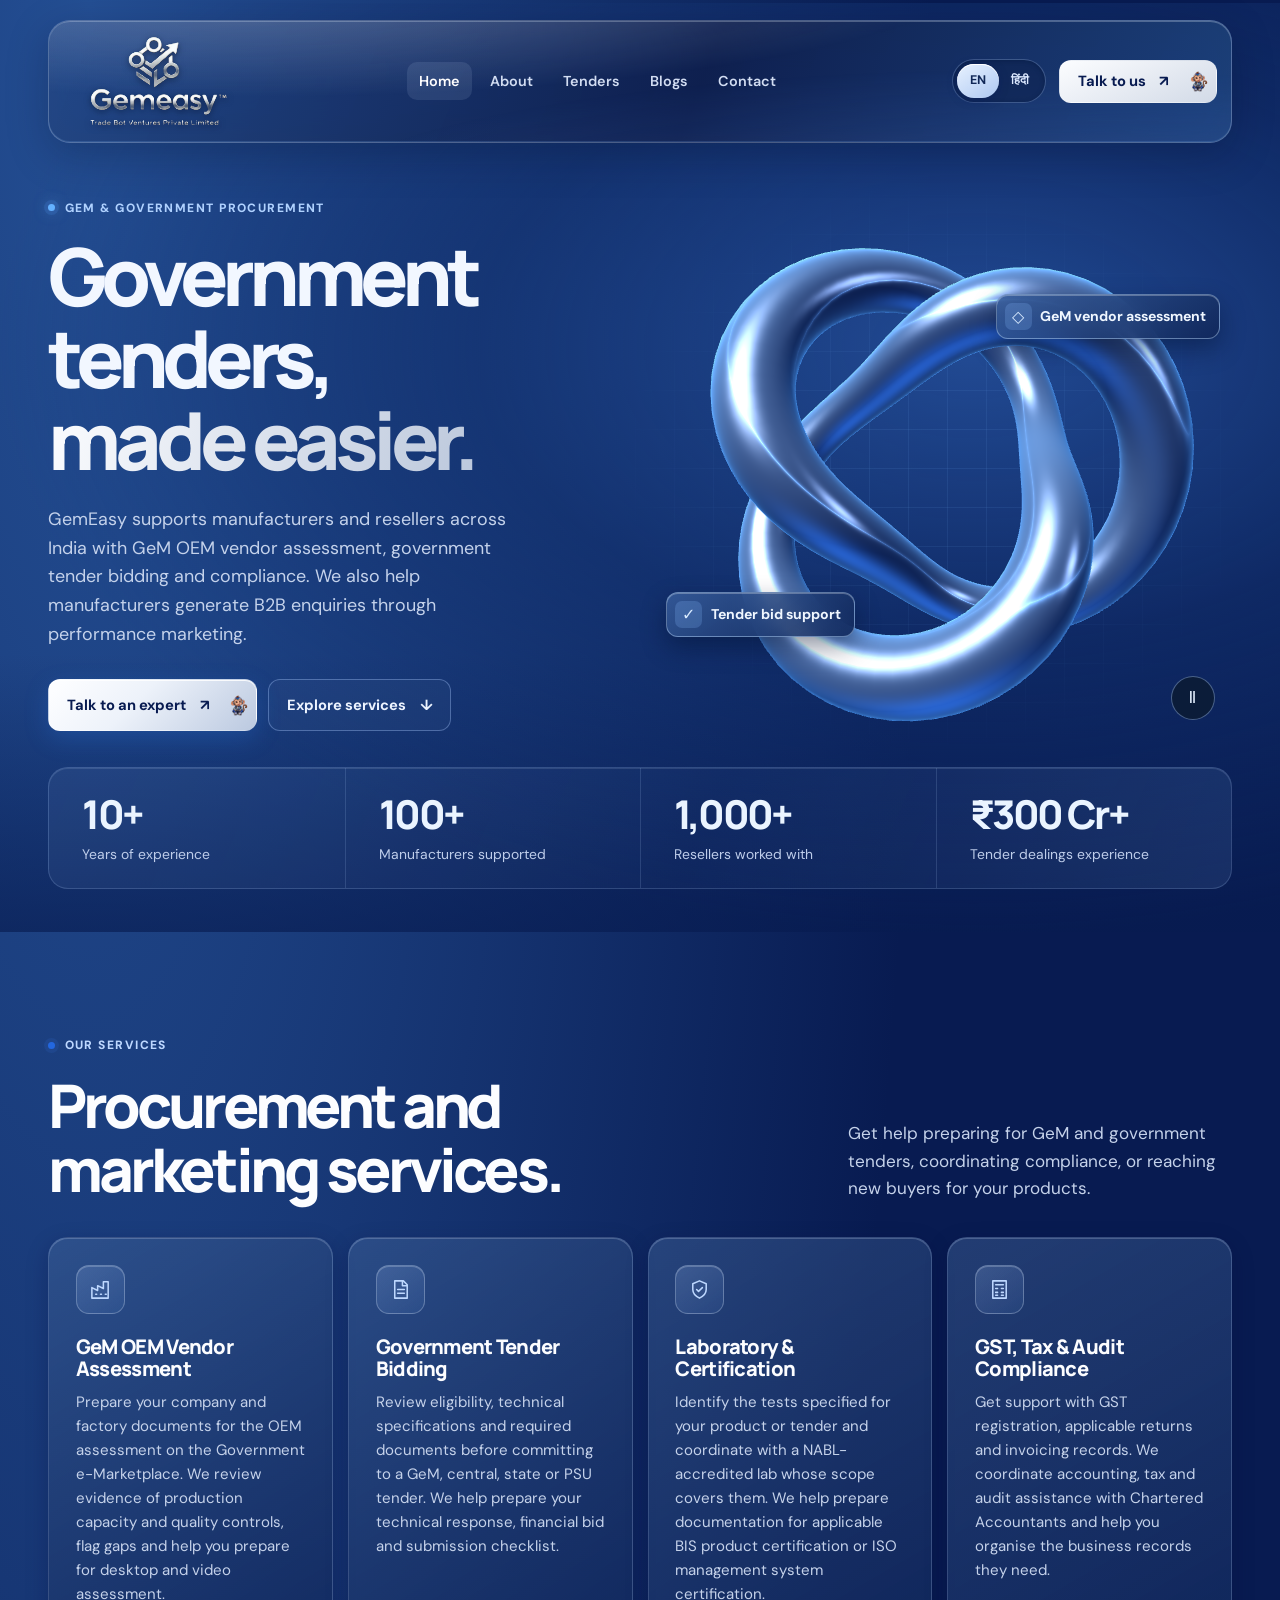
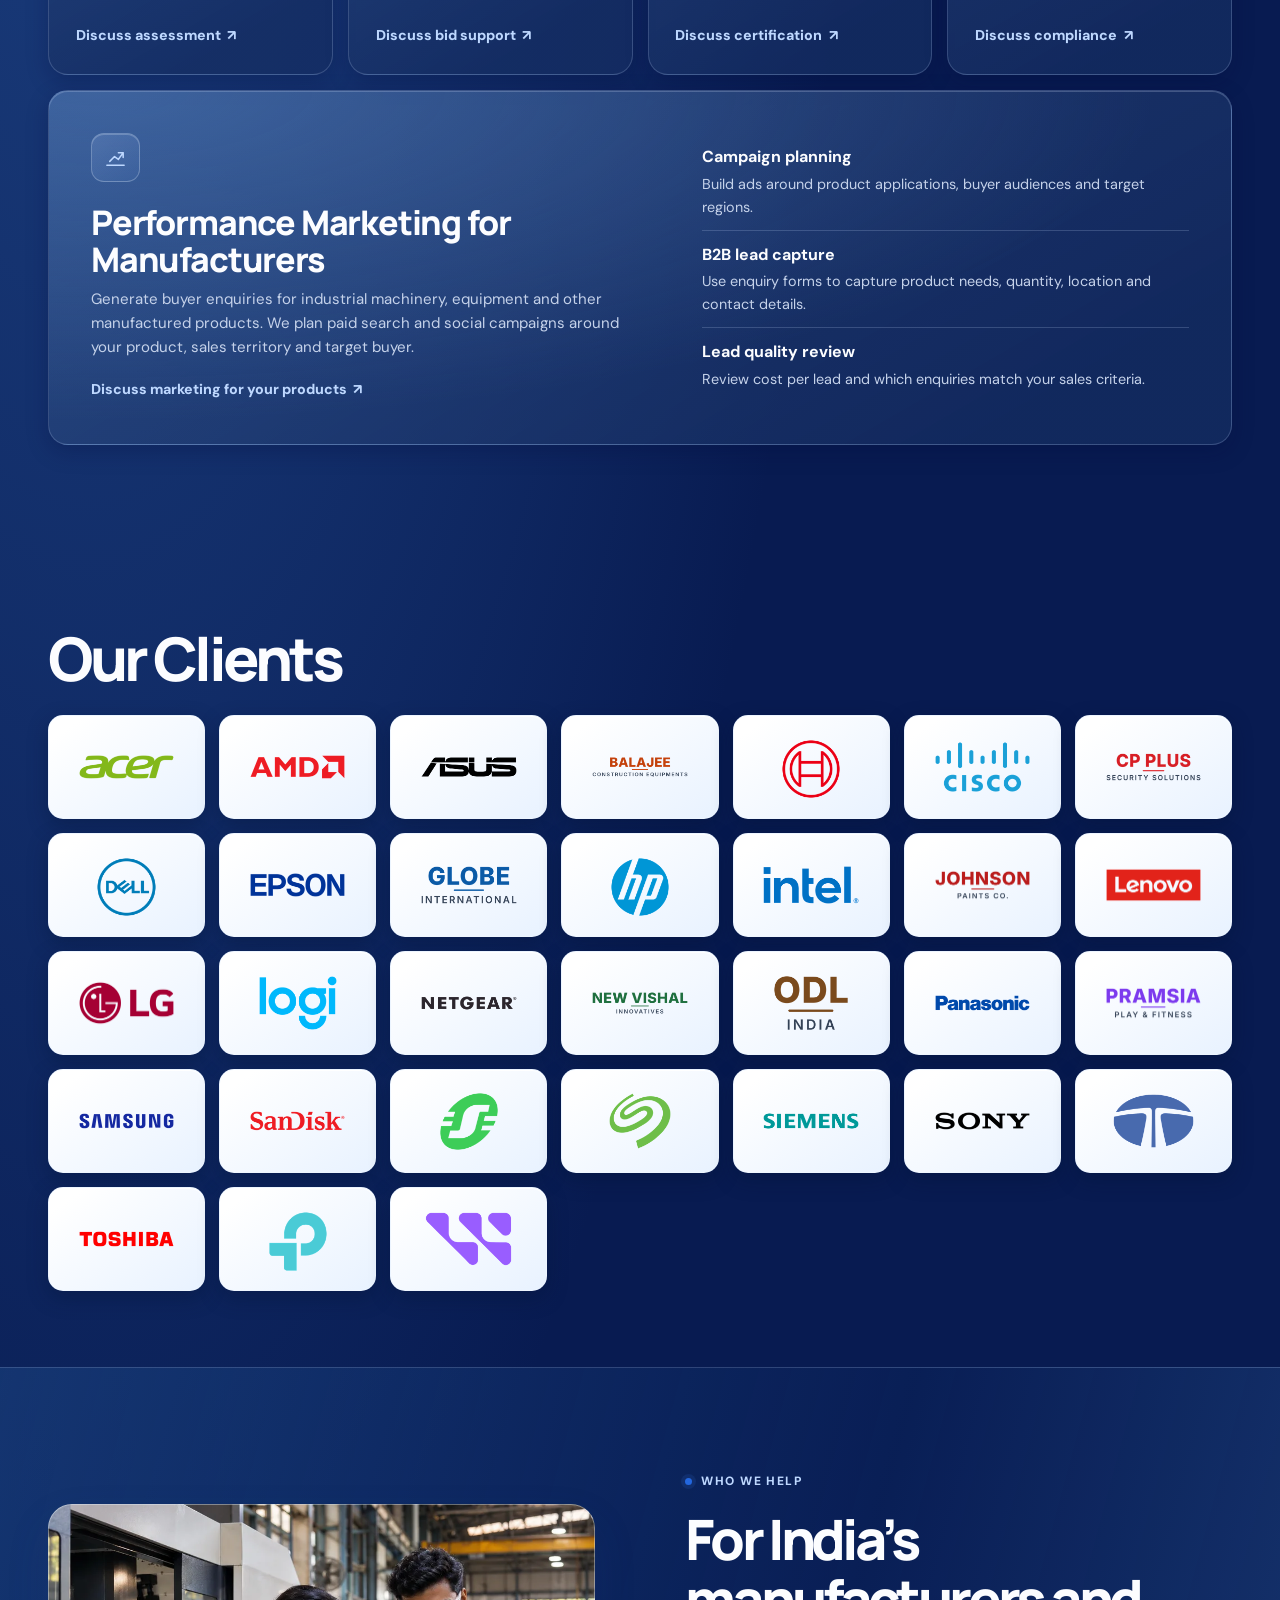
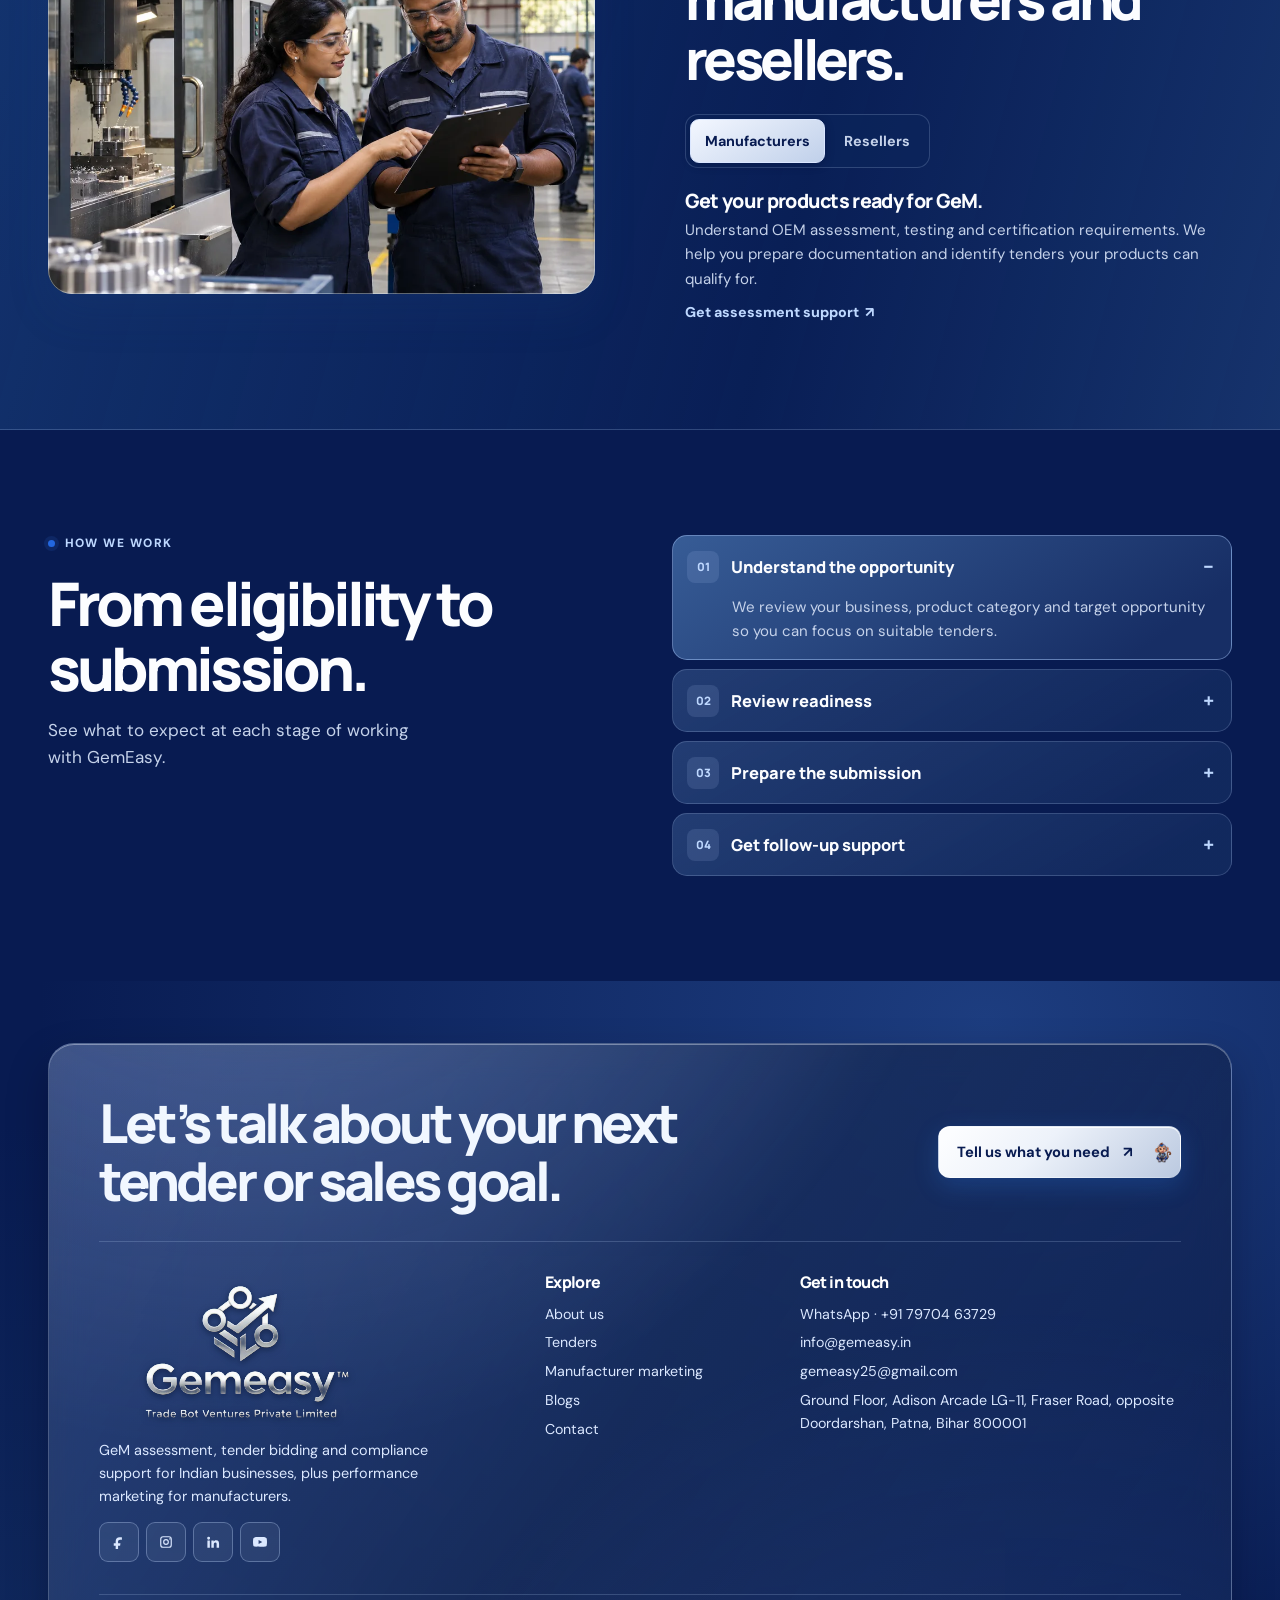
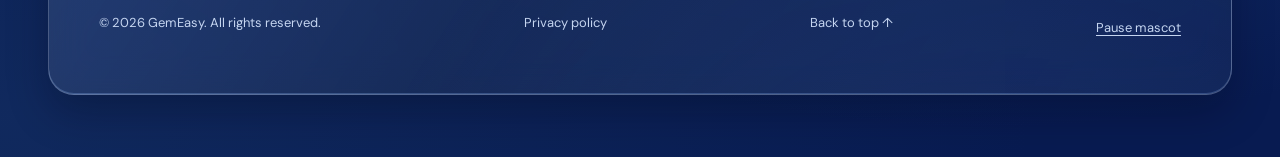
<file: index.html>
<!doctype html>
<html lang="en-IN">
<head>
  <meta charset="utf-8">
  <meta name="viewport" content="width=device-width, initial-scale=1">
  <title>GeM &amp; Government Tender Consultants for Manufacturers | GemEasy</title>
  <meta name="description" content="GemEasy supports Indian manufacturers and resellers with GeM OEM vendor assessment, tender bidding, certification, GST compliance and B2B lead generation.">
  <meta name="robots" content="index,follow,max-image-preview:large,max-snippet:-1,max-video-preview:-1">
  <meta name="theme-color" content="#081b51">
  <meta name="geo.region" content="IN-BR">
  <meta name="geo.placename" content="Patna">
  <link rel="canonical" href="https://gemeasy.in/">
  <link rel="alternate" hreflang="en-in" href="https://gemeasy.in/">
  <meta property="og:locale" content="en_IN">
  <meta property="og:type" content="website">
  <meta property="og:site_name" content="GemEasy">
  <meta property="og:title" content="GeM &amp; Government Tender Consultants for Manufacturers | GemEasy">
  <meta property="og:description" content="GemEasy supports Indian manufacturers and resellers with GeM OEM vendor assessment, tender bidding, certification, GST compliance and B2B lead generation.">
  <meta property="og:url" content="https://gemeasy.in/">
  <meta property="og:image" content="https://gemeasy.in/assets/gemeasy-official-logo.png">
  <meta property="og:image:alt" content="GemEasy government procurement consultancy">
  <meta name="twitter:card" content="summary_large_image">
  <meta name="twitter:image" content="https://gemeasy.in/assets/gemeasy-official-logo.png">
  <link rel="icon" href="assets/gemeasy-touch-icon.png" type="image/png" sizes="192x192">
  <link rel="icon" href="assets/gemeasy-favicon.svg" type="image/svg+xml" sizes="any">
  <link rel="apple-touch-icon" href="assets/gemeasy-touch-icon.png">
  <link rel="manifest" href="site.webmanifest">
  <link rel="preconnect" href="https://fonts.googleapis.com">
  <link rel="preconnect" href="https://fonts.gstatic.com" crossorigin>
  <link href="https://fonts.googleapis.com/css2?family=DM+Sans:wght@400;500;600;700&family=Manrope:wght@600;700;800&display=swap" rel="stylesheet">
  <link rel="stylesheet" href="assets/home.css">
  <script type="application/ld+json">
[
    {
        "@context": "https://schema.org",
        "@type": [
            "ProfessionalService",
            "Organization"
        ],
        "@id": "https://gemeasy.in/#organization",
        "name": "GemEasy",
        "url": "https://gemeasy.in/",
        "logo": "https://gemeasy.in/assets/gemeasy-official-logo.png",
        "image": "https://gemeasy.in/assets/gemeasy-official-logo.png",
        "email": "info@gemeasy.in",
        "telephone": "+91-7970463729",
        "description": "Government procurement consultancy for Indian manufacturers and resellers, with GeM OEM assessment, tender bidding, compliance coordination and performance marketing for manufacturers.",
        "address": {
            "@type": "PostalAddress",
            "streetAddress": "Ground Floor, Adison Arcade LG-11, Fraser Road, opposite Doordarshan",
            "addressLocality": "Patna",
            "addressRegion": "Bihar",
            "postalCode": "800001",
            "addressCountry": "IN"
        },
        "areaServed": {
            "@type": "Country",
            "name": "India"
        },
        "knowsAbout": [
            "Government e-Marketplace",
            "GeM OEM vendor assessment",
            "Government tender bidding",
            "NABL laboratory coordination",
            "BIS certification support",
            "ISO certification support",
            "GST compliance",
            "Performance marketing for manufacturers",
            "B2B lead generation"
        ],
        "hasOfferCatalog": {
            "@type": "OfferCatalog",
            "name": "GemEasy services",
            "itemListElement": [
                {
                    "@type": "Offer",
                    "itemOffered": {
                        "@type": "Service",
                        "name": "GeM OEM Vendor Assessment",
                        "url": "https://gemeasy.in/#gem-oem-assessment"
                    }
                },
                {
                    "@type": "Offer",
                    "itemOffered": {
                        "@type": "Service",
                        "name": "Government Tender Bidding",
                        "url": "https://gemeasy.in/#government-tender-bidding"
                    }
                },
                {
                    "@type": "Offer",
                    "itemOffered": {
                        "@type": "Service",
                        "name": "Laboratory & Certification",
                        "url": "https://gemeasy.in/#testing-and-certification"
                    }
                },
                {
                    "@type": "Offer",
                    "itemOffered": {
                        "@type": "Service",
                        "name": "GST, Tax & Audit Compliance",
                        "url": "https://gemeasy.in/#gst-and-compliance"
                    }
                },
                {
                    "@type": "Offer",
                    "itemOffered": {
                        "@type": "Service",
                        "name": "Performance Marketing for Manufacturers",
                        "url": "https://gemeasy.in/#manufacturer-marketing"
                    }
                }
            ]
        }
    },
    {
        "@context": "https://schema.org",
        "@type": "WebSite",
        "@id": "https://gemeasy.in/#website",
        "url": "https://gemeasy.in/",
        "name": "GemEasy",
        "publisher": {
            "@id": "https://gemeasy.in/#organization"
        },
        "inLanguage": "en-IN"
    }
]
  </script>
  <script src="assets/i18n.js?v=lang-toggle" defer></script>
  <script src="assets/home.js?v=lang-toggle" defer></script>
  <script src="assets/home-scene.js" defer></script>
  <link rel="stylesheet" href="assets/glass-hover.css?v=lang-toggle">
  <script src="assets/glass-hover.js" defer></script>
  <link rel="stylesheet" href="assets/client-logos.css?v=wall">
  <script src="assets/client-logos.js?v=wall" defer></script>
  <link rel="stylesheet" href="assets/cta-mascot.css">
  <script src="assets/cta-mascot.js" defer></script>
</head>
<body id="top">
  <svg class="brand-filters" width="0" height="0" aria-hidden="true" focusable="false">
    <defs>
      <filter id="brand-blue-matte" color-interpolation-filters="sRGB">
        <feColorMatrix type="matrix" values="1 0 0 0 0
                                             0 1 0 0 0
                                             0 0 1 0 0
                                             5 0 -3 0 -.10"/>
      </filter>
    </defs>
  </svg>
  <a class="skip-link" href="#main" data-hi="मुख्य सामग्री पर जाएँ">Skip to content</a>
  <header class="home-header">
    <div class="wrap nav-glass">
      <a class="wordmark" href="index.html" aria-label="GemEasy"><img src="assets/gemeasy-official-logo.png" alt="" width="866" height="858" fetchpriority="high"></a>
      <nav id="home-nav" class="home-nav" aria-label="Main navigation" data-hi-label="मुख्य नेविगेशन">
        <a href="index.html" aria-current="page" data-hi="होम">Home</a>
        <a href="about.html" data-hi="हमारे बारे में">About</a>
        <a href="tenders.html" data-hi="टेंडर">Tenders</a>
        <a href="blogs.html" data-hi="ब्लॉग">Blogs</a>
        <a href="contact.html" data-hi="संपर्क करें">Contact</a>
      </nav>
      <div class="nav-actions">
        <button class="language-toggle" id="languageToggle" type="button" aria-label="Switch to Hindi"><span data-lang="en">EN</span><span aria-hidden="true">/</span><span data-lang="hi">हिंदी</span></button>
        <a class="button button-nav" href="contact.html"><span data-hi="बात करें">Talk to us</span><span aria-hidden="true">↗</span></a>
        <button class="menu-button" type="button" aria-label="Menu" data-hi-label="मेनू" aria-controls="home-nav" aria-expanded="false" hidden><span></span><span></span></button>
      </div>
    </div>
  </header>
  <main id="main">
    <section class="hero">
      <div class="wrap hero-grid">
        <div class="hero-copy">
          <p class="eyebrow"><i aria-hidden="true"></i><span data-hi="GeM एवं सरकारी खरीद">GeM &amp; government procurement</span></p>
          <h1><span data-hi="सरकारी टेंडर,">Government tenders,</span> <em data-hi="अब और आसान।">made easier.</em></h1>
          <p class="hero-description" data-hi="भारत के निर्माताओं और रीसेलर्स के लिए GeM OEM मूल्यांकन, सरकारी टेंडर बिडिंग और अनुपालन सहायता। B2B खरीदारों तक पहुँचने के लिए निर्माताओं को परफॉर्मेंस मार्केटिंग की सुविधा भी उपलब्ध है।">GemEasy supports manufacturers and resellers across India with GeM OEM vendor assessment, government tender bidding and compliance. We also help manufacturers generate B2B enquiries through performance marketing.</p>
          <div class="hero-actions">
            <a class="button button-primary" href="contact.html"><span data-hi="विशेषज्ञ से बात करें">Talk to an expert</span><span aria-hidden="true">↗</span></a>
            <a class="button button-outline" href="#services"><span data-hi="सेवाएँ देखें">Explore services</span><span aria-hidden="true">↓</span></a>
          </div>
        </div>
        <div class="hero-scene">
          <div class="scene-art" aria-hidden="true">
            <div class="scene-grid"></div>
            <div class="orb-fallback"></div>
            <canvas class="scene-canvas" width="630" height="590"></canvas>
            <div class="scene-chip scene-chip-top"><span class="scene-icon">◇</span><span data-hi="GeM विक्रेता मूल्यांकन">GeM vendor assessment</span></div>
            <div class="scene-chip scene-chip-bottom"><span class="scene-icon">✓</span><span data-hi="टेंडर बिड सहायता">Tender bid support</span></div>
          </div>
          <button class="motion-button" type="button" aria-pressed="false" aria-label="Pause animation" data-hi-label="एनीमेशन रोकें" hidden><span aria-hidden="true">Ⅱ</span></button>
        </div>
      </div>
      <div class="wrap stats" aria-label="GemEasy experience" data-hi-label="GemEasy का अनुभव">
        <div><strong>10+</strong><span data-hi="वर्षों का अनुभव">Years of experience</span></div>
        <div><strong>100+</strong><span data-hi="निर्माताओं को सहायता">Manufacturers supported</span></div>
        <div><strong>1,000+</strong><span data-hi="रीसेलर्स के साथ काम किया">Resellers worked with</span></div>
        <div><strong data-hi="₹300 करोड़+">₹300 Cr+</strong><span data-hi="टेंडर कार्य का अनुभव">Tender dealings experience</span></div>
      </div>
    </section>

    <section class="section wrap" id="services" aria-labelledby="services-title">
      <div class="section-heading">
        <div><p class="eyebrow"><i aria-hidden="true"></i><span data-hi="हमारी सेवाएँ">Our services</span></p><h2 id="services-title" data-hi="सरकारी खरीद और निर्माता मार्केटिंग सेवाएँ।">Procurement and marketing services.</h2></div>
        <p data-hi="GeM और टेंडर की तैयारी से लेकर परीक्षण, प्रमाणन और नए खरीदारों तक पहुँचने के लिए अपनी ज़रूरत की सेवा चुनें।">Get help preparing for GeM and government tenders, coordinating compliance, or reaching new buyers for your products.</p>
      </div>
      <div class="service-grid">
        <article class="service-card" id="gem-oem-assessment">
          <div class="service-icon"><svg viewBox="0 0 24 24" aria-hidden="true"><path d="M3 21V10l6 3V8l6 3V4h5v17H3zm4-4h1m4 0h1m4 0h1"/></svg></div>
          <h3 data-hi="OEM विक्रेता मूल्यांकन">GeM OEM Vendor Assessment</h3>
          <p data-hi="GeM OEM मूल्यांकन के लिए कंपनी और कारखाने के दस्तावेज़ व्यवस्थित करें। हम उत्पादन क्षमता और गुणवत्ता नियंत्रण के प्रमाण की समीक्षा, कमियों की पहचान और डेस्कटॉप व वीडियो मूल्यांकन की तैयारी में मदद करते हैं।">Prepare your company and factory documents for the OEM assessment on the Government e-Marketplace. We review evidence of production capacity and quality controls, flag gaps and help you prepare for desktop and video assessment.</p>
          <a class="card-link" href="contact.html"><span data-hi="मूल्यांकन पर बात करें">Discuss assessment</span><span aria-hidden="true">↗</span></a>
        </article>
        <article class="service-card" id="government-tender-bidding">
          <div class="service-icon"><svg viewBox="0 0 24 24" aria-hidden="true"><path d="M6 3h9l4 4v14H6V3zm8 0v5h5M9 12h7m-7 4h7"/></svg></div>
          <h3 data-hi="सरकारी टेंडर बिडिंग">Government Tender Bidding</h3>
          <p data-hi="GeM, केंद्र, राज्य और PSU टेंडरों के लिए पात्रता, तकनीकी विनिर्देश और ज़रूरी दस्तावेज़ पहले जाँचें। हम तकनीकी जवाब, वित्तीय बिड और जमा करने की चेकलिस्ट तैयार करने में सहायता करते हैं।">Review eligibility, technical specifications and required documents before committing to a GeM, central, state or PSU tender. We help prepare your technical response, financial bid and submission checklist.</p>
          <a class="card-link" href="contact.html"><span data-hi="बिडिंग पर बात करें">Discuss bid support</span><span aria-hidden="true">↗</span></a>
        </article>
        <article class="service-card" id="testing-and-certification">
          <div class="service-icon"><svg viewBox="0 0 24 24" aria-hidden="true"><path d="m12 3 7 3v6c0 4-3 7-7 9-4-2-7-5-7-9V6l7-3zm-3 9 2 2 4-4"/></svg></div>
          <h3 data-hi="प्रयोगशाला एवं प्रमाणन">Laboratory &amp; Certification</h3>
          <p data-hi="उत्पाद या टेंडर के लिए आवश्यक परीक्षण पहचानें और उस परीक्षण की मान्यता वाली NABL प्रयोगशाला से समन्वय करें। हम लागू BIS उत्पाद या ISO प्रबंधन प्रणाली प्रमाणन के लिए दस्तावेज़ तैयार करने में मदद करते हैं।">Identify the tests specified for your product or tender and coordinate with a NABL-accredited lab whose scope covers them. We help prepare documentation for applicable BIS product certification or ISO management system certification.</p>
          <a class="card-link" href="contact.html"><span data-hi="प्रमाणन पर बात करें">Discuss certification</span><span aria-hidden="true">↗</span></a>
        </article>
        <article class="service-card" id="gst-and-compliance">
          <div class="service-icon"><svg viewBox="0 0 24 24" aria-hidden="true"><path d="M5 3h14v18H5zM8 7h8m-8 4h2m4 0h2m-8 4h2m4 0h2m-8 3h2m4 0h2"/></svg></div>
          <h3 data-hi="GST, कर और ऑडिट अनुपालन">GST, Tax &amp; Audit Compliance</h3>
          <p data-hi="GST पंजीकरण, लागू रिटर्न और चालान संबंधी रिकॉर्ड व्यवस्थित करने में सहायता लें। हम लेखांकन, कर और ऑडिट के लिए चार्टर्ड अकाउंटेंट के साथ समन्वय करते हैं।">Get support with GST registration, applicable returns and invoicing records. We coordinate accounting, tax and audit assistance with Chartered Accountants and help you organise the business records they need.</p>
          <a class="card-link" href="contact.html"><span data-hi="अनुपालन पर बात करें">Discuss compliance</span><span aria-hidden="true">↗</span></a>
        </article>
        <article class="service-card marketing-service" id="manufacturer-marketing" aria-labelledby="manufacturer-marketing-title">
          <div>
            <div class="service-icon"><svg viewBox="0 0 24 24" aria-hidden="true"><path d="M3 20h18M6 16l5-5 4 3 5-7m-5 0h5v5"/></svg></div>
            <h3 id="manufacturer-marketing-title" data-hi="निर्माताओं के लिए परफॉर्मेंस मार्केटिंग">Performance Marketing for Manufacturers</h3>
            <p data-hi="औद्योगिक मशीनरी, उपकरण और अन्य निर्मित उत्पादों के लिए खरीदारों से पूछताछ प्राप्त करें। हम आपके उत्पाद, बिक्री क्षेत्र और लक्षित खरीदार के आधार पर पेड सर्च और सोशल मीडिया कैंपेन तैयार करते हैं।">Generate buyer enquiries for industrial machinery, equipment and other manufactured products. We plan paid search and social campaigns around your product, sales territory and target buyer.</p>
            <a class="card-link" href="contact.html#contactForm"><span data-hi="अपने उत्पाद के लिए मार्केटिंग पर बात करें">Discuss marketing for your products</span><span aria-hidden="true">↗</span></a>
          </div>
          <ul class="marketing-deliverables">
            <li><strong data-hi="कैंपेन योजना">Campaign planning</strong><span data-hi="उत्पाद के उपयोग, खरीदारों और लक्षित क्षेत्रों के आधार पर विज्ञापन तैयार करें।">Build ads around product applications, buyer audiences and target regions.</span></li>
            <li><strong data-hi="B2B लीड की जानकारी">B2B lead capture</strong><span data-hi="लीड फॉर्म में उत्पाद की ज़रूरत, मात्रा, स्थान और संपर्क जानकारी लें।">Use enquiry forms to capture product needs, quantity, location and contact details.</span></li>
            <li><strong data-hi="लीड की गुणवत्ता की समीक्षा">Lead quality review</strong><span data-hi="कैंपेन की समीक्षा में प्रति लीड लागत और प्रासंगिक पूछताछ को ध्यान में रखें।">Review cost per lead and which enquiries match your sales criteria.</span></li>
          </ul>
        </article>
      </div>
    </section>

    <section class="section wrap client-showcase" id="clients" aria-labelledby="client-showcase-title">
      <h2 id="client-showcase-title" data-hi="हमारे ग्राहक">Our Clients</h2>
      <ul class="client-logo-grid">
        <li class="client-logo"><img src="assets/client-logos/acer.webp" alt="Acer" loading="lazy" decoding="async"></li>
        <li class="client-logo"><img src="assets/client-logos/amd.webp" alt="AMD" loading="lazy" decoding="async"></li>
        <li class="client-logo"><img src="assets/client-logos/asus.webp" alt="ASUS" loading="lazy" decoding="async"></li>
        <li class="client-logo"><img src="assets/client-logos/balajee-construction-equipments.webp" alt="Balajee Construction Equipments" loading="lazy" decoding="async"></li>
        <li class="client-logo"><img src="assets/client-logos/bosch.webp" alt="Bosch" loading="lazy" decoding="async"></li>
        <li class="client-logo"><img src="assets/client-logos/cisco.webp" alt="Cisco" loading="lazy" decoding="async"></li>
        <li class="client-logo"><img src="assets/client-logos/cp-plus.webp" alt="CP Plus" loading="lazy" decoding="async"></li>
        <li class="client-logo"><img src="assets/client-logos/dell.webp" alt="Dell" loading="lazy" decoding="async"></li>
        <li class="client-logo"><img src="assets/client-logos/epson.webp" alt="Epson" loading="lazy" decoding="async"></li>
        <li class="client-logo"><img src="assets/client-logos/globe-international.webp" alt="Globe International" loading="lazy" decoding="async"></li>
        <li class="client-logo"><img src="assets/client-logos/hp.webp" alt="HP" loading="lazy" decoding="async"></li>
        <li class="client-logo"><img src="assets/client-logos/intel.webp" alt="Intel" loading="lazy" decoding="async"></li>
        <li class="client-logo"><img src="assets/client-logos/johnson-paints.webp" alt="Johnson Paints" loading="lazy" decoding="async"></li>
        <li class="client-logo"><img src="assets/client-logos/lenovo.webp" alt="Lenovo" loading="lazy" decoding="async"></li>
        <li class="client-logo"><img src="assets/client-logos/lg.webp" alt="LG" loading="lazy" decoding="async"></li>
        <li class="client-logo"><img src="assets/client-logos/logitech.webp" alt="Logitech" loading="lazy" decoding="async"></li>
        <li class="client-logo"><img src="assets/client-logos/netgear.webp" alt="NETGEAR" loading="lazy" decoding="async"></li>
        <li class="client-logo"><img src="assets/client-logos/new-vishal-innovatives.webp" alt="New Vishal Innovatives" loading="lazy" decoding="async"></li>
        <li class="client-logo"><img src="assets/client-logos/odl-india.webp" alt="ODL India" loading="lazy" decoding="async"></li>
        <li class="client-logo"><img src="assets/client-logos/panasonic.webp" alt="Panasonic" loading="lazy" decoding="async"></li>
        <li class="client-logo"><img src="assets/client-logos/pramsia.webp" alt="Pramsia" loading="lazy" decoding="async"></li>
        <li class="client-logo"><img src="assets/client-logos/samsung.webp" alt="Samsung" loading="lazy" decoding="async"></li>
        <li class="client-logo"><img src="assets/client-logos/sandisk.webp" alt="SanDisk" loading="lazy" decoding="async"></li>
        <li class="client-logo"><img src="assets/client-logos/schneider-electric.webp" alt="Schneider Electric" loading="lazy" decoding="async"></li>
        <li class="client-logo"><img src="assets/client-logos/seagate.webp" alt="Seagate" loading="lazy" decoding="async"></li>
        <li class="client-logo"><img src="assets/client-logos/siemens.webp" alt="Siemens" loading="lazy" decoding="async"></li>
        <li class="client-logo"><img src="assets/client-logos/sony.webp" alt="Sony" loading="lazy" decoding="async"></li>
        <li class="client-logo"><img src="assets/client-logos/tata.webp" alt="Tata" loading="lazy" decoding="async"></li>
        <li class="client-logo"><img src="assets/client-logos/toshiba.webp" alt="Toshiba" loading="lazy" decoding="async"></li>
        <li class="client-logo"><img src="assets/client-logos/tp-link.webp" alt="TP-Link" loading="lazy" decoding="async"></li>
        <li class="client-logo"><img src="assets/client-logos/western-digital.webp" alt="Western Digital" loading="lazy" decoding="async"></li>
      </ul>
    </section>

    <section class="section audience-section" aria-labelledby="audience-title">
      <div class="wrap audience">
        <figure class="audience-image">
          <img src="assets/home-manufacturing.webp" alt="" width="1050" height="700" loading="lazy" decoding="async">
        </figure>
        <div class="audience-copy">
          <p class="eyebrow"><i aria-hidden="true"></i><span data-hi="किनके लिए">Who we help</span></p>
          <h2 id="audience-title" data-hi="भारत के निर्माताओं और रीसेलर्स के लिए।">For India’s manufacturers and resellers.</h2>
          <div class="audience-tabs" hidden aria-label="Business type" data-hi-label="व्यवसाय का प्रकार">
            <button type="button" id="tab-manufacturers" aria-controls="manufacturers" data-hi="निर्माता">Manufacturers</button>
            <button type="button" id="tab-resellers" aria-controls="resellers" data-hi="रीसेलर्स">Resellers</button>
          </div>
          <div id="manufacturers" class="audience-panel">
            <h3 data-hi="GeM पर अपने उत्पाद बेचने की तैयारी करें।">Get your products ready for GeM.</h3>
            <p data-hi="OEM मूल्यांकन, उत्पाद परीक्षण और प्रमाणन की आवश्यकताएँ समझें। हम दस्तावेज़ तैयार करने और पात्र टेंडर पहचानने में आपकी मदद करते हैं।">Understand OEM assessment, testing and certification requirements. We help you prepare documentation and identify tenders your products can qualify for.</p>
            <a class="card-link" href="contact.html"><span data-hi="मूल्यांकन सहायता लें">Get assessment support</span><span aria-hidden="true">↗</span></a>
          </div>
          <div id="resellers" class="audience-panel">
            <h3 data-hi="अपने व्यवसाय के अनुरूप टेंडर खोजें।">Find tenders that fit your business.</h3>
            <p data-hi="बिडिंग से पहले पात्रता और प्राधिकरण की आवश्यकताओं की समीक्षा करें। सही अवसर मिलने पर तकनीकी और वित्तीय बिड तैयार करने में सहायता लें।">Review eligibility and authorisation requirements before you bid. Get support preparing technical and financial submissions when you find a suitable opportunity.</p>
            <a class="card-link" href="tenders.html"><span data-hi="टेंडर देखें">Explore tenders</span><span aria-hidden="true">↗</span></a>
          </div>
        </div>
      </div>
    </section>

    <section class="section wrap process" id="process" aria-labelledby="process-title">
      <div>
        <p class="eyebrow"><i aria-hidden="true"></i><span data-hi="हम कैसे काम करते हैं">How we work</span></p>
        <h2 id="process-title" data-hi="पात्रता से बिड जमा करने तक।">From eligibility to submission.</h2>
        <p data-hi="जानें कि GemEasy के साथ काम करने के हर चरण में क्या होता है।">See what to expect at each stage of working with GemEasy.</p>
      </div>
      <div class="process-steps">
        <details name="procurement" open><summary><span class="step-number" aria-hidden="true">01</span><span data-hi="अवसर को समझना">Understand the opportunity</span></summary><p data-hi="हम आपके व्यवसाय, उत्पाद श्रेणी और लक्ष्य का आकलन करते हैं ताकि आप सही अवसर पर समय लगा सकें।">We review your business, product category and target opportunity so you can focus on suitable tenders.</p></details>
        <details name="procurement"><summary><span class="step-number" aria-hidden="true">02</span><span data-hi="तैयारी की समीक्षा">Review readiness</span></summary><p data-hi="हम पात्रता, दस्तावेज़ और अनुपालन की कमियों को पहचानकर एक स्पष्ट चेकलिस्ट बनाते हैं।">We identify gaps in eligibility, documentation and compliance and organise them in a practical checklist.</p></details>
        <details name="procurement"><summary><span class="step-number" aria-hidden="true">03</span><span data-hi="बिड तैयार करना">Prepare the submission</span></summary><p data-hi="हम संबंधित फाइलिंग या टेंडर के लिए तकनीकी और व्यावसायिक दस्तावेज़ तैयार करने में सहायता करते हैं।">We support preparation of technical and commercial documents for the relevant filing or tender.</p></details>
        <details name="procurement"><summary><span class="step-number" aria-hidden="true">04</span><span data-hi="बिड के बाद सहायता">Get follow-up support</span></summary><p data-hi="बिड जमा होने के बाद स्पष्टीकरण, अतिरिक्त दस्तावेज़ और अगले चरणों पर मार्गदर्शन पाएं।">Get guidance on clarifications, document requests and next steps after submission.</p></details>
      </div>
    </section>
  </main>

  <footer class="home-footer">
    <div class="wrap footer-glass">
      <div class="footer-cta">
        <h2 data-hi="अपने अगले टेंडर या बिक्री लक्ष्य पर बात करें।">Let’s talk about your next tender or sales goal.</h2>
        <a class="button button-primary" href="contact.html"><span data-hi="अपनी आवश्यकता बताएँ">Tell us what you need</span><span aria-hidden="true">↗</span></a>
      </div>
      <div class="footer-main">
        <div class="footer-brand">
          <a class="wordmark" href="index.html" aria-label="GemEasy"><img src="assets/gemeasy-official-logo.png" alt="" width="866" height="858" loading="lazy"></a>
          <p data-hi="भारतीय व्यवसायों के लिए GeM मूल्यांकन, सरकारी टेंडर और अनुपालन सहायता, साथ ही निर्माताओं के लिए परफॉर्मेंस मार्केटिंग।">GeM assessment, tender bidding and compliance support for Indian businesses, plus performance marketing for manufacturers.</p>
          <div class="footer-socials" aria-label="GemEasy social media profiles">
  <a class="footer-social-icon" href="https://www.facebook.com/862922100228788" target="_blank" rel="noopener noreferrer" aria-label="GemEasy on Facebook" title="Facebook"><svg viewBox="0 0 24 24" aria-hidden="true"><path d="M14 8h3V4.2c-.5-.1-2.2-.2-4.1-.2C9 4 6.3 6.4 6.3 10.8V14H3v4.3h3.3V24h4.1v-5.7h3.5l.6-4.3h-4.1v-2.8C10.4 9.9 10.8 8 14 8Z"/></svg></a>
  <a class="footer-social-icon" href="https://www.instagram.com/gemeasy25/" target="_blank" rel="noopener noreferrer" aria-label="GemEasy on Instagram" title="Instagram"><svg viewBox="0 0 24 24" aria-hidden="true"><path d="M7 2h10a5 5 0 0 1 5 5v10a5 5 0 0 1-5 5H7a5 5 0 0 1-5-5V7a5 5 0 0 1 5-5Zm0 2a3 3 0 0 0-3 3v10a3 3 0 0 0 3 3h10a3 3 0 0 0 3-3V7a3 3 0 0 0-3-3H7Zm11.5 1.5a1.2 1.2 0 1 1 0 2.4 1.2 1.2 0 0 1 0-2.4ZM12 7a5 5 0 1 1 0 10 5 5 0 0 1 0-10Zm0 2a3 3 0 1 0 0 6 3 3 0 0 0 0-6Z"/></svg></a>
  <a class="footer-social-icon" href="https://www.linkedin.com/company/111532952/" target="_blank" rel="noopener noreferrer" aria-label="GemEasy on LinkedIn" title="LinkedIn"><svg viewBox="0 0 24 24" aria-hidden="true"><path d="M4.5 3A2.5 2.5 0 1 1 4.5 8a2.5 2.5 0 0 1 0-5ZM2.4 9.5h4.2V22H2.4V9.5Zm6.8 0h4v1.7h.1c.6-1.1 1.9-2.2 4-2.2 4.3 0 5.1 2.8 5.1 6.5V22h-4.2v-5.8c0-1.4 0-3.2-2-3.2s-2.8 1.5-2.8 3.1V22H9.2V9.5Z"/></svg></a>
  <a class="footer-social-icon" href="https://www.youtube.com/channel/UCtAG5xnqXsFDr26qOwBi1bg" target="_blank" rel="noopener noreferrer" aria-label="GemEasy on YouTube" title="YouTube"><svg viewBox="0 0 24 24" aria-hidden="true"><path d="M23.5 6.2a3 3 0 0 0-2.1-2.1C19.5 3.6 12 3.6 12 3.6s-7.5 0-9.4.5A3 3 0 0 0 .5 6.2 31 31 0 0 0 0 12a31 31 0 0 0 .5 5.8 3 3 0 0 0 2.1 2.1c1.9.5 9.4.5 9.4.5s7.5 0 9.4-.5a3 3 0 0 0 2.1-2.1A31 31 0 0 0 24 12a31 31 0 0 0-.5-5.8ZM9.6 15.6V8.4l6.3 3.6-6.3 3.6Z"/></svg></a>
</div>
        </div>
        <div class="footer-links">
          <h3 data-hi="देखें">Explore</h3>
          <a href="about.html" data-hi="हमारे बारे में">About us</a>
          <a href="tenders.html" data-hi="टेंडर">Tenders</a>
          <a href="#manufacturer-marketing" data-hi="निर्माता मार्केटिंग">Manufacturer marketing</a>
          <a href="blogs.html" data-hi="ब्लॉग">Blogs</a>
          <a href="contact.html" data-hi="संपर्क करें">Contact</a>
        </div>
        <div class="footer-links">
          <h3 data-hi="संपर्क">Get in touch</h3>
          <a href="https://wa.me/917970463729?text=Hello%20GemEasy%2C%20I%20would%20like%20to%20discuss%20your%20services.">WhatsApp · +91 79704 63729</a>
          <a href="mailto:info@gemeasy.in">info@gemeasy.in</a>
          <a href="mailto:gemeasy25@gmail.com">gemeasy25@gmail.com</a>
          <a href="https://www.google.com/maps/search/?api=1&amp;query=Ground%20Floor%2C%20Adison%20Arcade%20LG-11%2C%20Fraser%20Road%2C%20opposite%20Doordarshan%2C%20Patna%2C%20Bihar%20800001%2C%20India" data-hi="एडिसन आर्केड LG-11, फ्रेजर रोड, दूरदर्शन के सामने, पटना, बिहार 800001">Ground Floor, Adison Arcade LG-11, Fraser Road, opposite Doordarshan, Patna, Bihar 800001</a>
        </div>
      </div>
      <div class="footer-bottom">
        <span data-hi="© 2026 GemEasy। सर्वाधिकार सुरक्षित।">© 2026 GemEasy. All rights reserved.</span>
        <a href="privacy.html" data-hi="गोपनीयता नीति">Privacy policy</a>
        <a href="#top"><span data-hi="ऊपर जाएँ">Back to top</span> <span aria-hidden="true">↑</span></a>
      </div>
    </div>
  </footer>
</body>
</html>
</file>
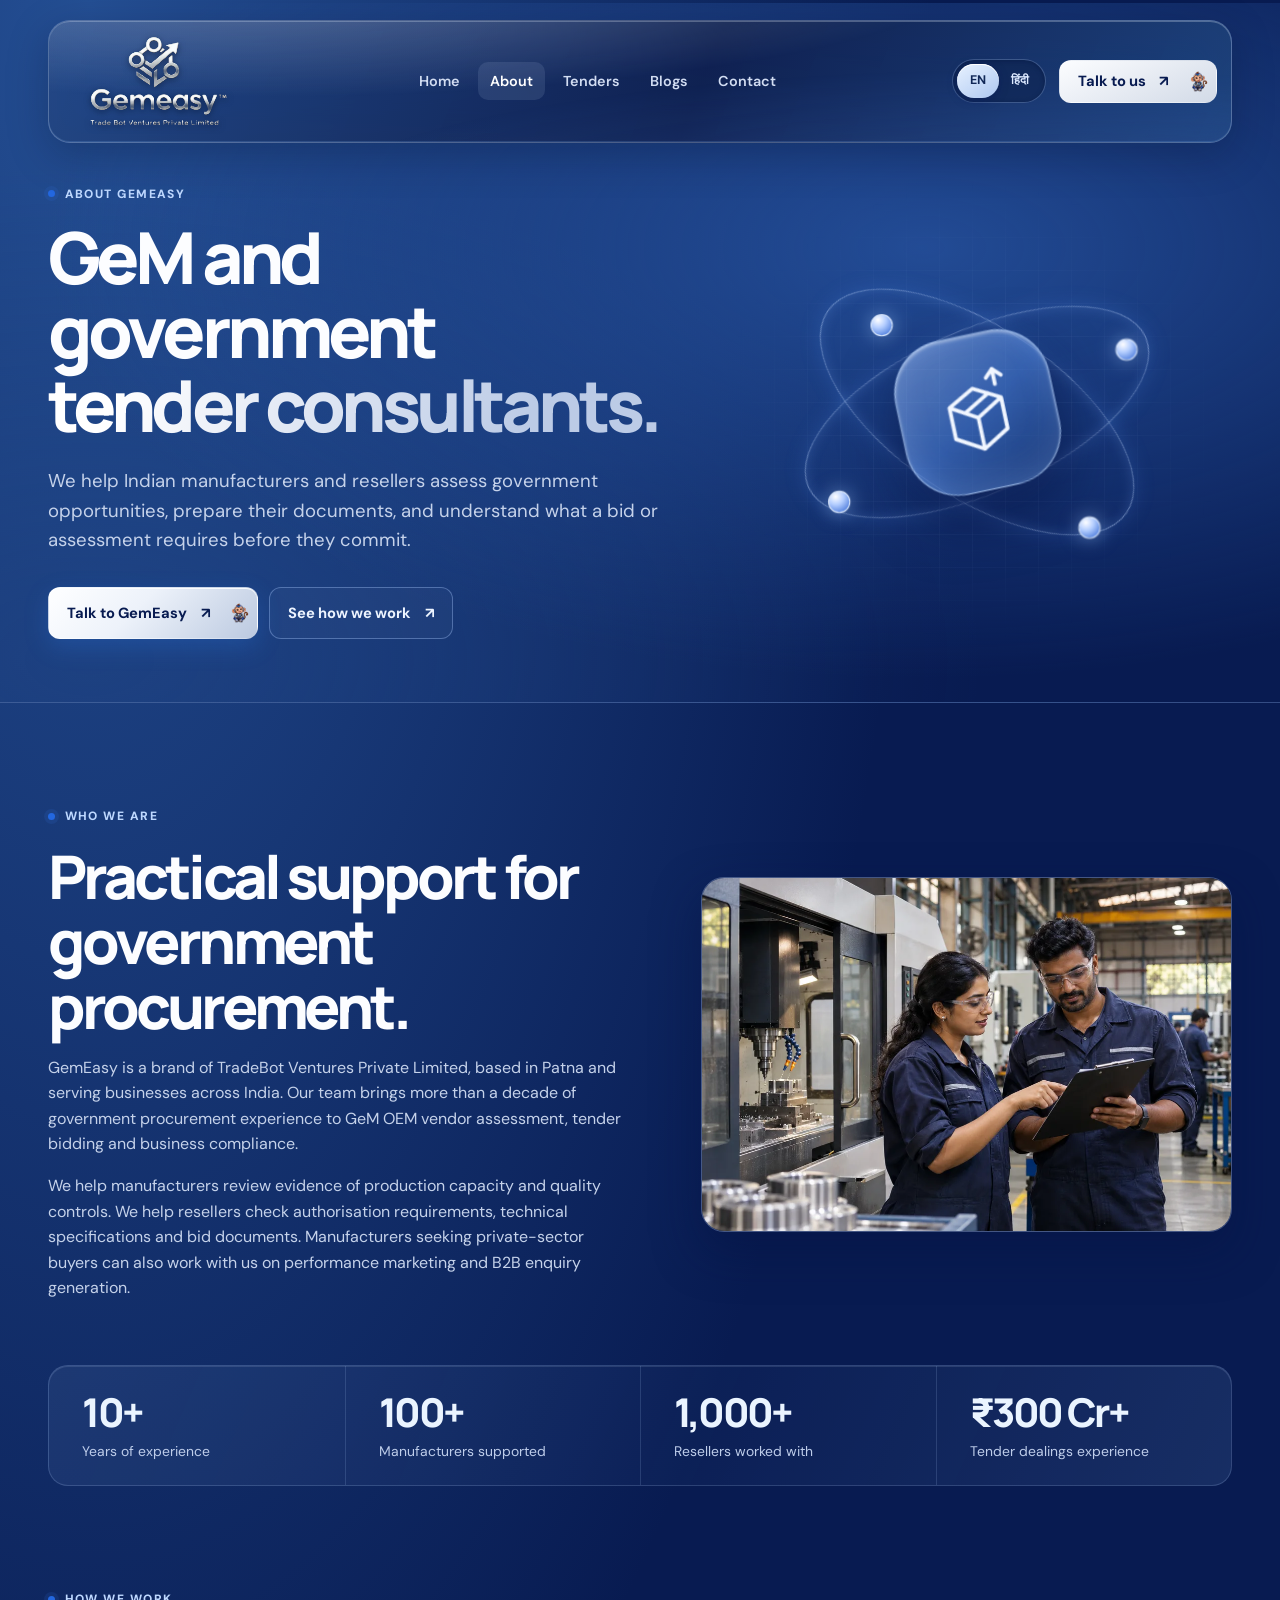
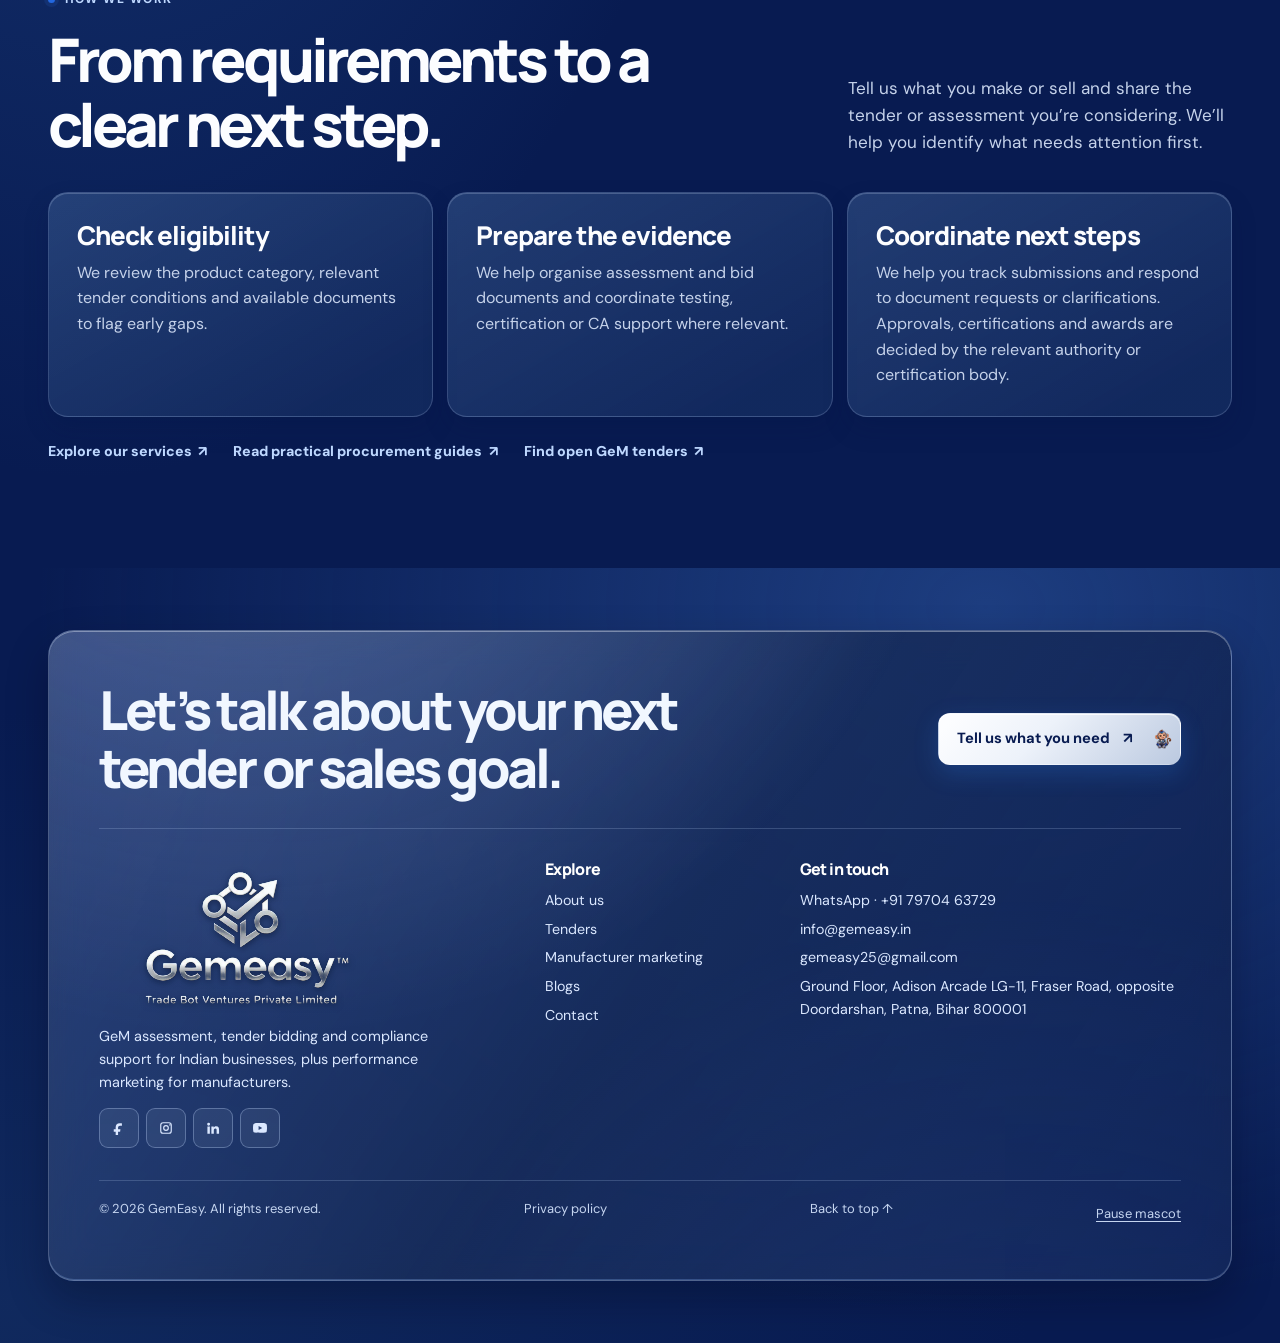
<file: about.html>
<!doctype html>
<html lang="en-IN">
<head>
  <meta charset="utf-8">
  <meta name="viewport" content="width=device-width, initial-scale=1">
  <title>About GemEasy | GeM &amp; Government Tender Consultants</title>
  <meta name="description" content="Learn how GemEasy supports Indian manufacturers and resellers with GeM OEM assessment, government tender bidding, certification coordination and B2B enquiries.">
  <meta name="robots" content="index,follow,max-image-preview:large,max-snippet:-1,max-video-preview:-1">
  <meta name="theme-color" content="#081b51">
  <meta name="geo.region" content="IN-BR">
  <meta name="geo.placename" content="Patna">
  <link rel="canonical" href="https://gemeasy.in/about.html">
  <link rel="alternate" hreflang="en-in" href="https://gemeasy.in/about.html">
  <meta property="og:locale" content="en_IN">
  <meta property="og:type" content="website">
  <meta property="og:site_name" content="GemEasy">
  <meta property="og:title" content="About GemEasy | GeM &amp; Government Tender Consultants">
  <meta property="og:description" content="Learn how GemEasy supports Indian manufacturers and resellers with GeM OEM assessment, government tender bidding, certification coordination and B2B enquiries.">
  <meta property="og:url" content="https://gemeasy.in/about.html">
  <meta property="og:image" content="https://gemeasy.in/assets/gemeasy-official-logo.png">
  <meta property="og:image:alt" content="GemEasy government procurement consultancy">
  <meta name="twitter:card" content="summary_large_image">
  <meta name="twitter:image" content="https://gemeasy.in/assets/gemeasy-official-logo.png">
  <link rel="icon" href="assets/gemeasy-touch-icon.png" type="image/png" sizes="192x192">
  <link rel="icon" href="assets/gemeasy-favicon.svg" type="image/svg+xml" sizes="any">
  <link rel="apple-touch-icon" href="assets/gemeasy-touch-icon.png">
  <link rel="manifest" href="site.webmanifest">
  <link rel="preconnect" href="https://fonts.googleapis.com">
  <link rel="preconnect" href="https://fonts.gstatic.com" crossorigin>
  <link href="https://fonts.googleapis.com/css2?family=DM+Sans:wght@400;500;600;700&family=Manrope:wght@600;700;800&display=swap" rel="stylesheet">
  <link rel="stylesheet" href="assets/home.css">
  <link rel="stylesheet" href="assets/editorial.css?v=orbit-four">
  <script type="application/ld+json">{
  "@context": "https://schema.org",
  "@type": "AboutPage",
  "@id": "https://gemeasy.in/about.html#webpage",
  "url": "https://gemeasy.in/about.html",
  "name": "About GemEasy | GeM & Government Tender Consultants",
  "description": "Learn how GemEasy supports Indian manufacturers and resellers with GeM OEM assessment, government tender bidding, certification coordination and B2B enquiries.",
  "inLanguage": "en-IN",
  "isPartOf": {
    "@id": "https://gemeasy.in/#website"
  },
  "about": {
    "@id": "https://gemeasy.in/#organization"
  }
}</script>
  <script src="assets/i18n.js?v=lang-toggle" defer></script>
  <script src="assets/home.js?v=lang-toggle" defer></script>
  <script src="assets/editorial.js" defer></script>
  <link rel="stylesheet" href="assets/glass-hover.css?v=lang-toggle">
  <script src="assets/glass-hover.js" defer></script>
  <link rel="stylesheet" href="assets/cta-mascot.css">
  <script src="assets/cta-mascot.js" defer></script>
</head>
<body id="top" class="editorial-page">
  <svg class="brand-filters" width="0" height="0" aria-hidden="true" focusable="false">
    <defs>
      <filter id="brand-blue-matte" color-interpolation-filters="sRGB">
        <feColorMatrix type="matrix" values="1 0 0 0 0
                                             0 1 0 0 0
                                             0 0 1 0 0
                                             5 0 -3 0 -.10"/>
      </filter>
    </defs>
  </svg>
  <a class="skip-link" href="#main" data-hi="मुख्य सामग्री पर जाएँ">Skip to content</a>
  <header class="home-header">
    <div class="wrap nav-glass">
      <a class="wordmark" href="index.html" aria-label="GemEasy"><img src="assets/gemeasy-official-logo.png" alt="" width="866" height="858" fetchpriority="high"></a>
      <nav id="home-nav" class="home-nav" aria-label="Main navigation" data-hi-label="मुख्य नेविगेशन">
        <a href="index.html" data-hi="होम">Home</a>
        <a href="about.html" aria-current="page" data-hi="हमारे बारे में">About</a>
        <a href="tenders.html" data-hi="टेंडर">Tenders</a>
        <a href="blogs.html" data-hi="ब्लॉग">Blogs</a>
        <a href="contact.html" data-hi="संपर्क करें">Contact</a>
      </nav>
      <div class="nav-actions">
        <button class="language-toggle" id="languageToggle" type="button" aria-label="Switch to Hindi"><span data-lang="en">EN</span><span aria-hidden="true">/</span><span data-lang="hi">हिंदी</span></button>
        <a class="button button-nav" href="contact.html"><span data-hi="बात करें">Talk to us</span><span aria-hidden="true">↗</span></a>
        <button class="menu-button" type="button" aria-label="Menu" data-hi-label="मेनू" aria-controls="home-nav" aria-expanded="false" hidden><span></span><span></span></button>
      </div>
    </div>
  </header>

  <main id="main">
    <section class="editorial-hero">
      <div class="wrap editorial-hero-grid">
        <div class="editorial-hero-copy">
          <p class="eyebrow"><i aria-hidden="true"></i><span data-hi="GemEasy के बारे में">About GemEasy</span></p>
          <h1><span data-hi="GeM और सरकारी">GeM and government</span> <em data-hi="टेंडर सलाहकार।">tender consultants.</em></h1>
          <p class="editorial-intro" data-hi="हम भारतीय निर्माताओं और रीसेलर्स को सरकारी अवसरों का आकलन करने, दस्तावेज़ तैयार करने और बिड या मूल्यांकन की आवश्यकताएँ पहले से समझने में मदद करते हैं।">We help Indian manufacturers and resellers assess government opportunities, prepare their documents, and understand what a bid or assessment requires before they commit.</p>
          <div class="hero-actions"><a class="button button-primary" href="contact.html"><span data-hi="GemEasy से बात करें">Talk to GemEasy</span><span aria-hidden="true">↗</span></a><a class="button button-outline" href="#about-approach"><span data-hi="हमारा तरीका देखें">See how we work</span><span aria-hidden="true">↗</span></a></div>
        </div>
        <div class="editorial-art orbital-art" data-tilt aria-hidden="true">
          <span class="orbit-field"></span>
          <div class="art-layers">
            <span class="orbit-track orbit-track-one"></span><span class="orbit-track orbit-track-two"></span>
            <span class="orbit-node orbit-node-one"></span><span class="orbit-node orbit-node-two"></span><span class="orbit-node orbit-node-three"></span><span class="orbit-node orbit-node-four"></span>
            <span class="orbit-core"><svg viewBox="0 0 96 96" fill="none"><path d="M24 68V39l24-13 24 13v29L48 82 24 68Z M24 39l24 14 24-14 M48 53v29 M38 46l23-13 M62 19l7-7 7 7 M69 12v14" stroke="currentColor" stroke-width="3.5" stroke-linecap="round" stroke-linejoin="round"/></svg></span>
          </div>
        </div>
      </div>
    </section>
    <section class="wrap section editorial-story" aria-labelledby="company-story">
      <div class="story-copy">
        <p class="eyebrow"><i aria-hidden="true"></i><span data-hi="हम कौन हैं">Who we are</span></p>
        <h2 id="company-story" data-hi="सरकारी खरीद के लिए व्यावहारिक सहायता।">Practical support for government procurement.</h2>
        <p data-hi="GemEasy पटना स्थित TradeBot Ventures Private Limited का ब्रांड है और पूरे भारत के व्यवसायों के साथ काम करता है। हमारी टीम को GeM OEM मूल्यांकन, सरकारी टेंडर और व्यवसाय अनुपालन का एक दशक से अधिक अनुभव है।">GemEasy is a brand of TradeBot Ventures Private Limited, based in Patna and serving businesses across India. Our team brings more than a decade of government procurement experience to GeM OEM vendor assessment, tender bidding and business compliance.</p>
        <p data-hi="हम निर्माताओं के उत्पादन क्षमता और गुणवत्ता नियंत्रण के प्रमाण की समीक्षा करते हैं। रीसेलर्स को प्राधिकरण, तकनीकी विनिर्देश और बिड दस्तावेज़ जाँचने में मदद करते हैं। निजी क्षेत्र के खरीदारों तक पहुँचने के लिए निर्माता परफॉर्मेंस मार्केटिंग और B2B पूछताछ में भी हमारी सहायता ले सकते हैं।">We help manufacturers review evidence of production capacity and quality controls. We help resellers check authorisation requirements, technical specifications and bid documents. Manufacturers seeking private-sector buyers can also work with us on performance marketing and B2B enquiry generation.</p>
      </div>
      <figure class="editorial-photo"><img src="assets/home-manufacturing.webp" alt="" width="1050" height="700" loading="lazy" decoding="async"></figure>
            <div class="stats" aria-label="GemEasy experience" data-hi-label="GemEasy का अनुभव">
        <div><strong>10+</strong><span data-hi="वर्षों का अनुभव">Years of experience</span></div>
        <div><strong>100+</strong><span data-hi="निर्माताओं को सहायता">Manufacturers supported</span></div>
        <div><strong>1,000+</strong><span data-hi="रीसेलर्स के साथ काम किया">Resellers worked with</span></div>
        <div><strong data-hi="₹300 करोड़+">₹300 Cr+</strong><span data-hi="टेंडर कार्य का अनुभव">Tender dealings experience</span></div>
      </div>
    </section>
    <section class="section wrap editorial-approach" id="about-approach" aria-labelledby="approach-title">
      <div class="section-heading">
        <div><p class="eyebrow"><i aria-hidden="true"></i><span data-hi="हम कैसे काम करते हैं">How we work</span></p><h2 id="approach-title" data-hi="आवश्यकताओं से स्पष्ट अगले कदम तक।">From requirements to a clear next step.</h2></div>
        <p data-hi="बताएँ कि आप क्या बनाते या बेचते हैं और संबंधित टेंडर या मूल्यांकन साझा करें। हम प्राथमिकताएँ तय करने में मदद करेंगे।">Tell us what you make or sell and share the tender or assessment you’re considering. We’ll help you identify what needs attention first.</p>
      </div>
      <div class="editorial-card-grid">
        <article class="editorial-panel"><h3 data-hi="पात्रता जाँचें">Check eligibility</h3><p data-hi="हम उत्पाद श्रेणी, टेंडर की शर्तें और उपलब्ध दस्तावेज़ देखकर शुरुआती कमियाँ बताते हैं।">We review the product category, relevant tender conditions and available documents to flag early gaps.</p></article>
        <article class="editorial-panel"><h3 data-hi="प्रमाण तैयार करें">Prepare the evidence</h3><p data-hi="हम मूल्यांकन और बिड दस्तावेज़ व्यवस्थित करने तथा ज़रूरत के अनुसार परीक्षण, प्रमाणन या चार्टर्ड अकाउंटेंट से समन्वय में मदद करते हैं।">We help organise assessment and bid documents and coordinate testing, certification or CA support where relevant.</p></article>
        <article class="editorial-panel"><h3 data-hi="अगले कदम तय करें">Coordinate next steps</h3><p data-hi="हम आवेदन की प्रगति और अतिरिक्त दस्तावेज़ या स्पष्टीकरण के अनुरोधों पर सहायता करते हैं। स्वीकृति, प्रमाणन और टेंडर का निर्णय संबंधित प्राधिकरण या प्रमाणन संस्था करती है।">We help you track submissions and respond to document requests or clarifications. Approvals, certifications and awards are decided by the relevant authority or certification body.</p></article>
      </div>
      <div class="editorial-links"><a class="card-link" href="index.html#services"><span data-hi="हमारी सेवाएँ देखें">Explore our services</span><span aria-hidden="true">↗</span></a><a class="card-link" href="blogs.html#guides"><span data-hi="सरकारी खरीद की व्यावहारिक गाइड पढ़ें">Read practical procurement guides</span><span aria-hidden="true">↗</span></a><a class="card-link" href="tenders.html"><span data-hi="खुले GeM टेंडर खोजें">Find open GeM tenders</span><span aria-hidden="true">↗</span></a></div>
    </section>
  </main>

  <footer class="home-footer">
    <div class="wrap footer-glass">
      <div class="footer-cta">
        <h2 data-hi="अपने अगले टेंडर या बिक्री लक्ष्य पर बात करें।">Let’s talk about your next tender or sales goal.</h2>
        <a class="button button-primary" href="contact.html"><span data-hi="अपनी आवश्यकता बताएँ">Tell us what you need</span><span aria-hidden="true">↗</span></a>
      </div>
      <div class="footer-main">
        <div class="footer-brand">
          <a class="wordmark" href="index.html" aria-label="GemEasy"><img src="assets/gemeasy-official-logo.png" alt="" width="866" height="858" loading="lazy"></a>
          <p data-hi="भारतीय व्यवसायों के लिए GeM मूल्यांकन, सरकारी टेंडर और अनुपालन सहायता, साथ ही निर्माताओं के लिए परफॉर्मेंस मार्केटिंग।">GeM assessment, tender bidding and compliance support for Indian businesses, plus performance marketing for manufacturers.</p>
          <div class="footer-socials" aria-label="GemEasy social media profiles">
  <a class="footer-social-icon" href="https://www.facebook.com/862922100228788" target="_blank" rel="noopener noreferrer" aria-label="GemEasy on Facebook" title="Facebook"><svg viewBox="0 0 24 24" aria-hidden="true"><path d="M14 8h3V4.2c-.5-.1-2.2-.2-4.1-.2C9 4 6.3 6.4 6.3 10.8V14H3v4.3h3.3V24h4.1v-5.7h3.5l.6-4.3h-4.1v-2.8C10.4 9.9 10.8 8 14 8Z"/></svg></a>
  <a class="footer-social-icon" href="https://www.instagram.com/gemeasy25/" target="_blank" rel="noopener noreferrer" aria-label="GemEasy on Instagram" title="Instagram"><svg viewBox="0 0 24 24" aria-hidden="true"><path d="M7 2h10a5 5 0 0 1 5 5v10a5 5 0 0 1-5 5H7a5 5 0 0 1-5-5V7a5 5 0 0 1 5-5Zm0 2a3 3 0 0 0-3 3v10a3 3 0 0 0 3 3h10a3 3 0 0 0 3-3V7a3 3 0 0 0-3-3H7Zm11.5 1.5a1.2 1.2 0 1 1 0 2.4 1.2 1.2 0 0 1 0-2.4ZM12 7a5 5 0 1 1 0 10 5 5 0 0 1 0-10Zm0 2a3 3 0 1 0 0 6 3 3 0 0 0 0-6Z"/></svg></a>
  <a class="footer-social-icon" href="https://www.linkedin.com/company/111532952/" target="_blank" rel="noopener noreferrer" aria-label="GemEasy on LinkedIn" title="LinkedIn"><svg viewBox="0 0 24 24" aria-hidden="true"><path d="M4.5 3A2.5 2.5 0 1 1 4.5 8a2.5 2.5 0 0 1 0-5ZM2.4 9.5h4.2V22H2.4V9.5Zm6.8 0h4v1.7h.1c.6-1.1 1.9-2.2 4-2.2 4.3 0 5.1 2.8 5.1 6.5V22h-4.2v-5.8c0-1.4 0-3.2-2-3.2s-2.8 1.5-2.8 3.1V22H9.2V9.5Z"/></svg></a>
  <a class="footer-social-icon" href="https://www.youtube.com/channel/UCtAG5xnqXsFDr26qOwBi1bg" target="_blank" rel="noopener noreferrer" aria-label="GemEasy on YouTube" title="YouTube"><svg viewBox="0 0 24 24" aria-hidden="true"><path d="M23.5 6.2a3 3 0 0 0-2.1-2.1C19.5 3.6 12 3.6 12 3.6s-7.5 0-9.4.5A3 3 0 0 0 .5 6.2 31 31 0 0 0 0 12a31 31 0 0 0 .5 5.8 3 3 0 0 0 2.1 2.1c1.9.5 9.4.5 9.4.5s7.5 0 9.4-.5a3 3 0 0 0 2.1-2.1A31 31 0 0 0 24 12a31 31 0 0 0-.5-5.8ZM9.6 15.6V8.4l6.3 3.6-6.3 3.6Z"/></svg></a>
</div>
        </div>
        <div class="footer-links">
          <h3 data-hi="देखें">Explore</h3>
          <a href="about.html" data-hi="हमारे बारे में">About us</a>
          <a href="tenders.html" data-hi="टेंडर">Tenders</a>
          <a href="index.html#manufacturer-marketing" data-hi="निर्माता मार्केटिंग">Manufacturer marketing</a>
          <a href="blogs.html" data-hi="ब्लॉग">Blogs</a>
          <a href="contact.html" data-hi="संपर्क करें">Contact</a>
        </div>
        <div class="footer-links">
          <h3 data-hi="संपर्क">Get in touch</h3>
          <a href="https://wa.me/917970463729?text=Hello%20GemEasy%2C%20I%20would%20like%20to%20discuss%20your%20services.">WhatsApp · +91 79704 63729</a>
          <a href="mailto:info@gemeasy.in">info@gemeasy.in</a>
          <a href="mailto:gemeasy25@gmail.com">gemeasy25@gmail.com</a>
          <a href="https://www.google.com/maps/search/?api=1&amp;query=Ground%20Floor%2C%20Adison%20Arcade%20LG-11%2C%20Fraser%20Road%2C%20opposite%20Doordarshan%2C%20Patna%2C%20Bihar%20800001%2C%20India" data-hi="एडिसन आर्केड LG-11, फ्रेजर रोड, दूरदर्शन के सामने, पटना, बिहार 800001">Ground Floor, Adison Arcade LG-11, Fraser Road, opposite Doordarshan, Patna, Bihar 800001</a>
        </div>
      </div>
      <div class="footer-bottom">
        <span data-hi="© 2026 GemEasy। सर्वाधिकार सुरक्षित।">© 2026 GemEasy. All rights reserved.</span>
        <a href="privacy.html" data-hi="गोपनीयता नीति">Privacy policy</a>
        <a href="#top"><span data-hi="ऊपर जाएँ">Back to top</span> <span aria-hidden="true">↑</span></a>
      </div>
    </div>
  </footer>
</body>
</html>
</file>
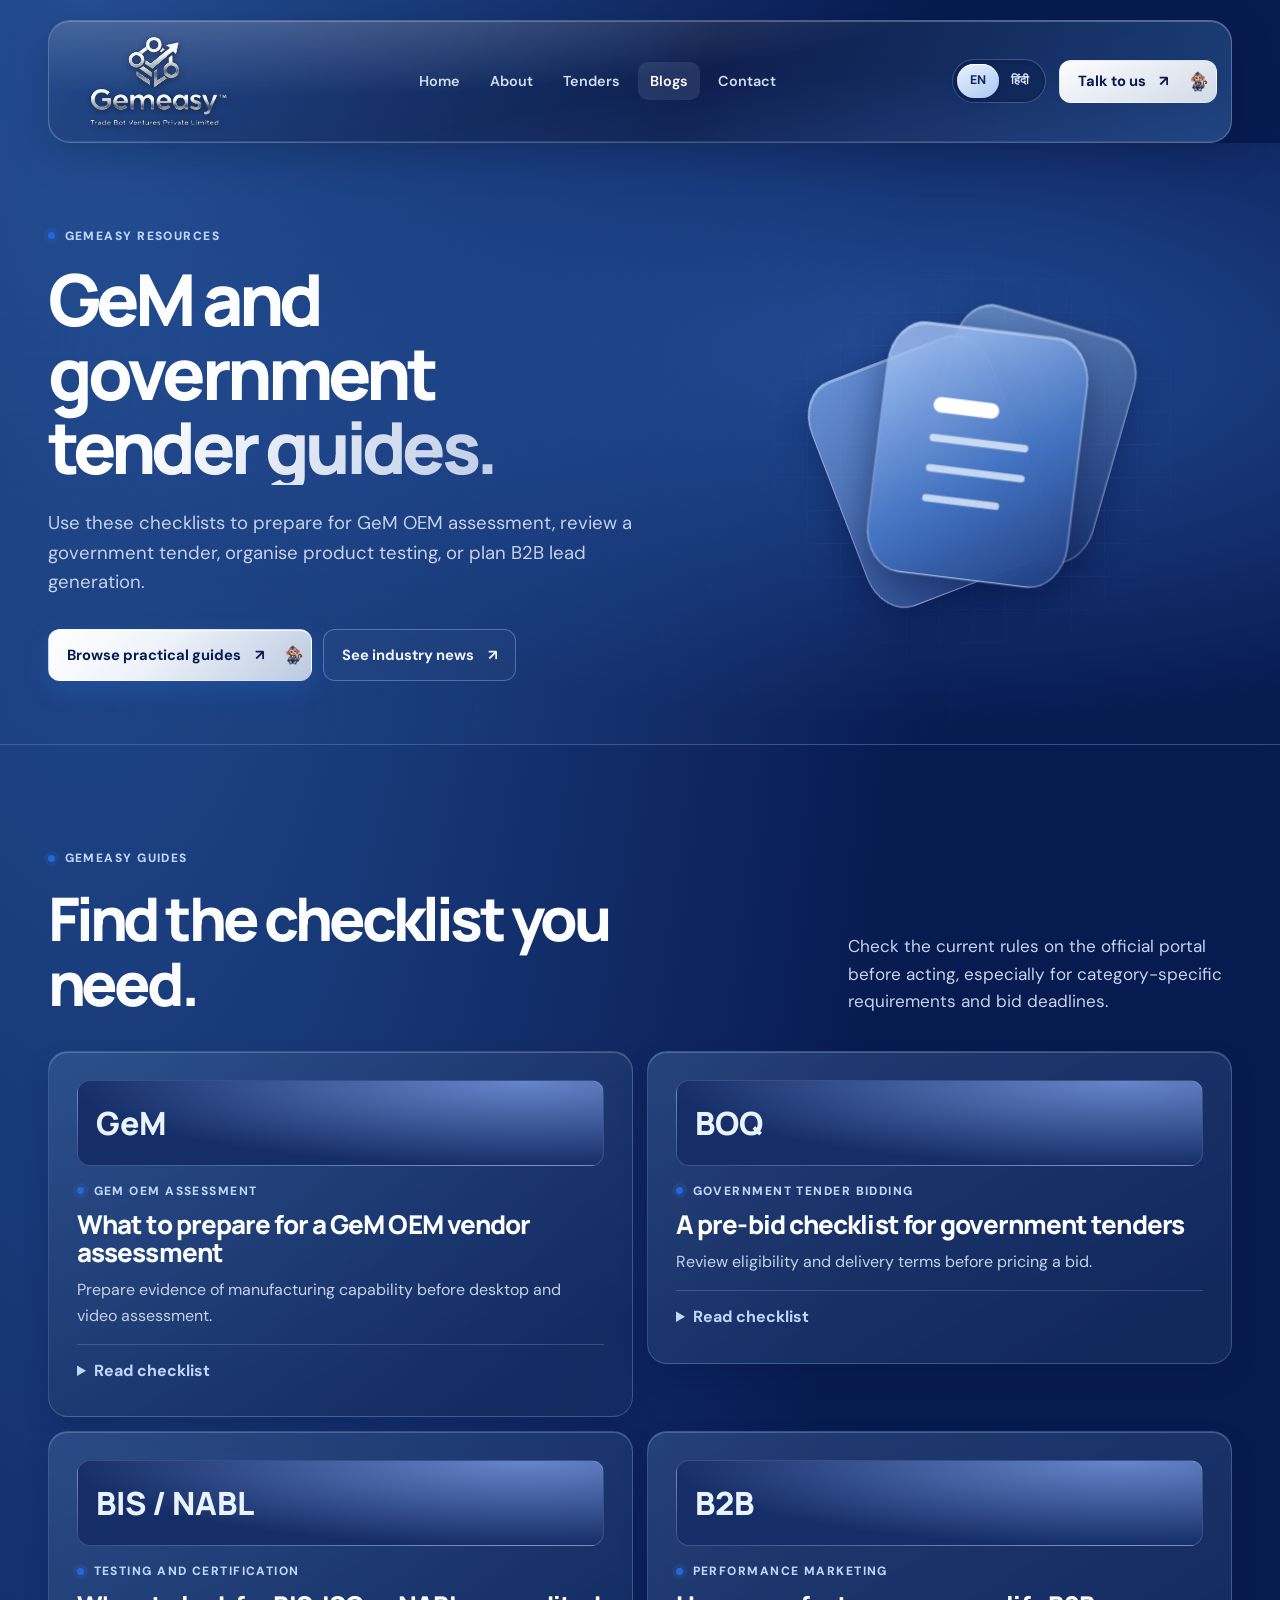
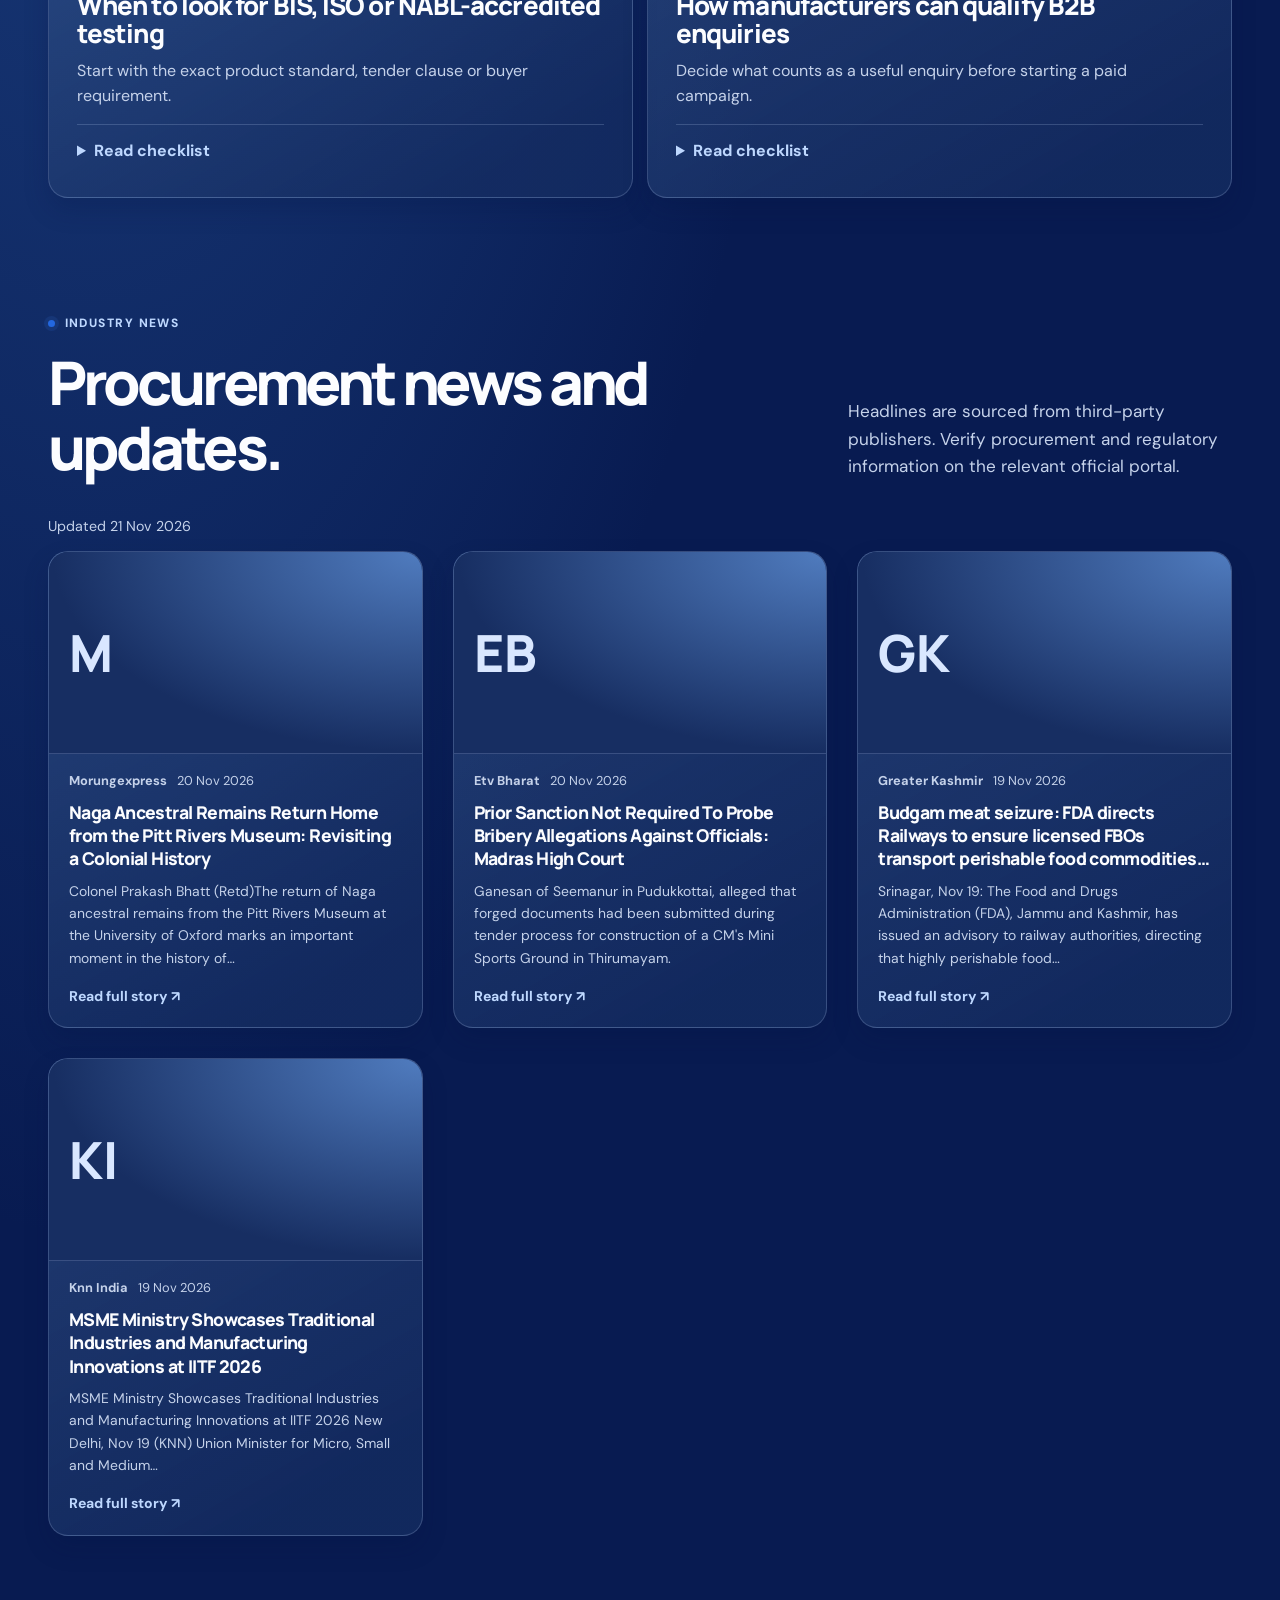
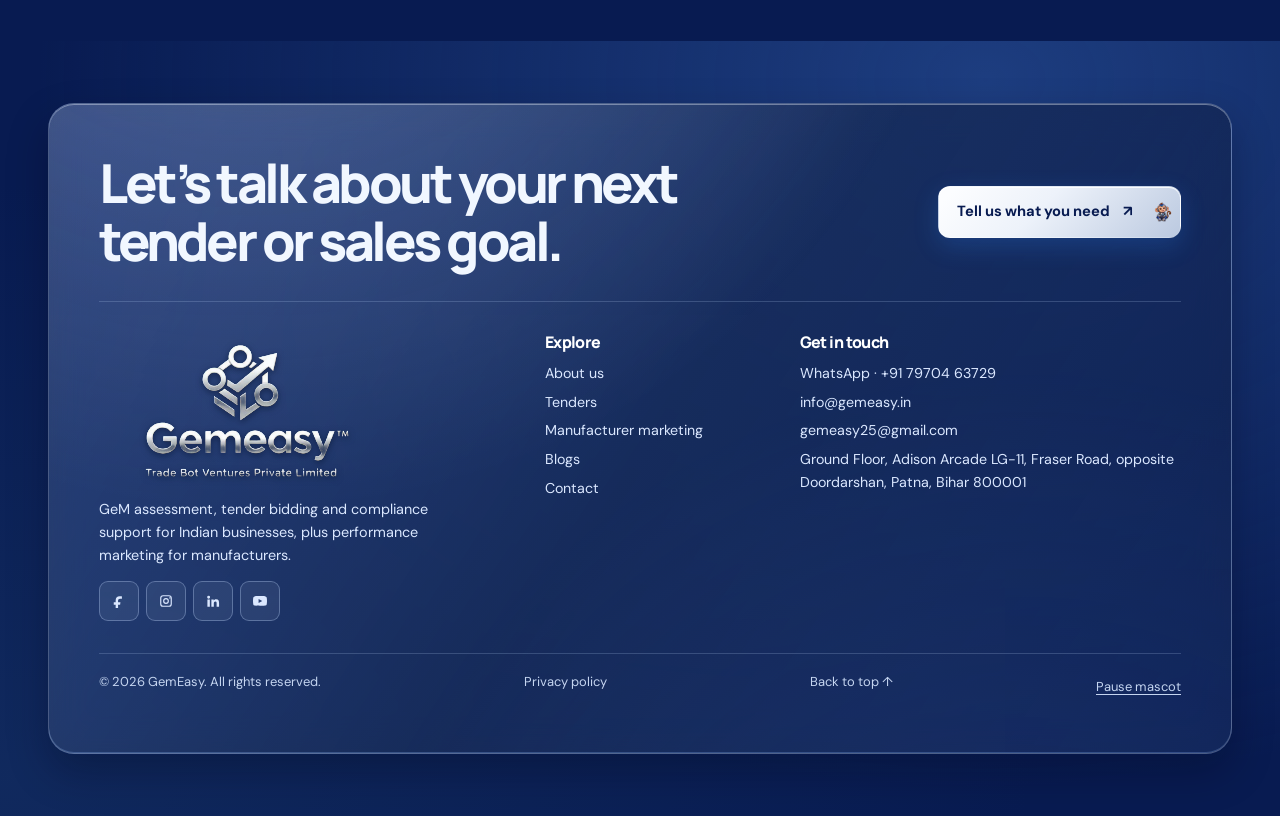
<file: blogs.html>
<!doctype html>
<html lang="en-IN">
<head>
  <meta charset="utf-8">
  <meta name="viewport" content="width=device-width, initial-scale=1">
  <title>GeM and Government Tender Guides &amp; News | GemEasy</title>
  <meta name="description" content="Read GemEasy checklists on OEM vendor assessment, government tender bids, BIS and NABL testing, and B2B lead generation. Explore curated procurement news.">
  <meta name="robots" content="index,follow,max-image-preview:large,max-snippet:-1,max-video-preview:-1">
  <meta name="theme-color" content="#081b51">
  <meta name="geo.region" content="IN-BR">
  <meta name="geo.placename" content="Patna">
  <link rel="canonical" href="https://gemeasy.in/blogs.html">
  <link rel="alternate" hreflang="en-in" href="https://gemeasy.in/blogs.html">
  <meta property="og:locale" content="en_IN">
  <meta property="og:type" content="website">
  <meta property="og:site_name" content="GemEasy">
  <meta property="og:title" content="GeM and Government Tender Guides &amp; News | GemEasy">
  <meta property="og:description" content="Read GemEasy checklists on OEM vendor assessment, government tender bids, BIS and NABL testing, and B2B lead generation. Explore curated procurement news.">
  <meta property="og:url" content="https://gemeasy.in/blogs.html">
  <meta property="og:image" content="https://gemeasy.in/assets/gemeasy-official-logo.png">
  <meta property="og:image:alt" content="GemEasy government procurement consultancy">
  <meta name="twitter:card" content="summary_large_image">
  <meta name="twitter:image" content="https://gemeasy.in/assets/gemeasy-official-logo.png">
  <link rel="icon" href="assets/gemeasy-touch-icon.png" type="image/png" sizes="192x192">
  <link rel="icon" href="assets/gemeasy-favicon.svg" type="image/svg+xml" sizes="any">
  <link rel="apple-touch-icon" href="assets/gemeasy-touch-icon.png">
  <link rel="manifest" href="site.webmanifest">
  <link rel="preconnect" href="https://fonts.googleapis.com">
  <link rel="preconnect" href="https://fonts.gstatic.com" crossorigin>
  <link href="https://fonts.googleapis.com/css2?family=DM+Sans:wght@400;500;600;700&family=Manrope:wght@600;700;800&display=swap" rel="stylesheet">
  <link rel="stylesheet" href="assets/home.css">
  <link rel="stylesheet" href="assets/editorial.css">
  <script type="application/ld+json">{
  "@context": "https://schema.org",
  "@type": "CollectionPage",
  "@id": "https://gemeasy.in/blogs.html#webpage",
  "url": "https://gemeasy.in/blogs.html",
  "name": "GeM and Government Tender Guides & News | GemEasy",
  "description": "Read GemEasy checklists on OEM vendor assessment, government tender bids, BIS and NABL testing, and B2B lead generation. Explore curated procurement news.",
  "inLanguage": "en-IN",
  "isPartOf": {
    "@id": "https://gemeasy.in/#website"
  },
  "about": {
    "@id": "https://gemeasy.in/#organization"
  }
}</script>
  <script src="assets/i18n.js?v=lang-toggle" defer></script>
  <script src="assets/home.js?v=lang-toggle" defer></script>
  <script src="assets/editorial.js" defer></script>
  <script src="assets/news.js" defer></script>
  <link rel="stylesheet" href="assets/glass-hover.css?v=lang-toggle">
  <script src="assets/glass-hover.js" defer></script>
  <link rel="stylesheet" href="assets/cta-mascot.css">
  <script src="assets/cta-mascot.js" defer></script>
</head>
<body id="top" class="editorial-page blogs-page">
  <svg class="brand-filters" width="0" height="0" aria-hidden="true" focusable="false">
    <defs>
      <filter id="brand-blue-matte" color-interpolation-filters="sRGB">
        <feColorMatrix type="matrix" values="1 0 0 0 0
                                             0 1 0 0 0
                                             0 0 1 0 0
                                             5 0 -3 0 -.10"/>
      </filter>
    </defs>
  </svg>
  <a class="skip-link" href="#main" data-hi="मुख्य सामग्री पर जाएँ">Skip to content</a>
  <header class="home-header">
    <div class="wrap nav-glass">
      <a class="wordmark" href="index.html" aria-label="GemEasy"><img src="assets/gemeasy-official-logo.png" alt="" width="866" height="858" fetchpriority="high"></a>
      <nav id="home-nav" class="home-nav" aria-label="Main navigation" data-hi-label="मुख्य नेविगेशन">
        <a href="index.html" data-hi="होम">Home</a>
        <a href="about.html" data-hi="हमारे बारे में">About</a>
        <a href="tenders.html" data-hi="टेंडर">Tenders</a>
        <a href="blogs.html" aria-current="page" data-hi="ब्लॉग">Blogs</a>
        <a href="contact.html" data-hi="संपर्क करें">Contact</a>
      </nav>
      <div class="nav-actions">
        <button class="language-toggle" id="languageToggle" type="button" aria-label="Switch to Hindi"><span data-lang="en">EN</span><span aria-hidden="true">/</span><span data-lang="hi">हिंदी</span></button>
        <a class="button button-nav" href="contact.html"><span data-hi="बात करें">Talk to us</span><span aria-hidden="true">↗</span></a>
        <button class="menu-button" type="button" aria-label="Menu" data-hi-label="मेनू" aria-controls="home-nav" aria-expanded="false" hidden><span></span><span></span></button>
      </div>
    </div>
  </header>

  <main id="main">
    <section class="editorial-hero">
      <div class="wrap editorial-hero-grid">
        <div class="editorial-hero-copy">
          <p class="eyebrow"><i aria-hidden="true"></i><span data-hi="GemEasy संसाधन">GemEasy resources</span></p>
          <h1><span data-hi="GeM और सरकारी">GeM and government</span> <em data-hi="टेंडर गाइड।">tender guides.</em></h1>
          <p class="editorial-intro" data-hi="GeM OEM मूल्यांकन की तैयारी, सरकारी टेंडर की समीक्षा, उत्पाद परीक्षण या B2B लीड जनरेशन की योजना के लिए इन चेकलिस्ट का उपयोग करें।">Use these checklists to prepare for GeM OEM assessment, review a government tender, organise product testing, or plan B2B lead generation.</p>
          <div class="hero-actions"><a class="button button-primary" href="#guides"><span data-hi="व्यावहारिक गाइड देखें">Browse practical guides</span><span aria-hidden="true">↗</span></a><a class="button button-outline" href="#industry-news"><span data-hi="उद्योग समाचार देखें">See industry news</span><span aria-hidden="true">↗</span></a></div>
        </div>
        <div class="editorial-art archive-art" data-tilt aria-hidden="true">
          <span class="orbit-field"></span>
          <div class="art-layers">
            <span class="archive-sheet archive-sheet-back"></span>
            <span class="archive-sheet archive-sheet-mid"></span>
            <span class="archive-sheet archive-sheet-front"><i></i><i></i><i></i><i></i></span>
          </div>
        </div>
      </div>
    </section>
    <section class="section wrap" id="guides" aria-labelledby="guides-title">
      <div class="section-heading"><div><p class="eyebrow"><i aria-hidden="true"></i><span data-hi="GemEasy गाइड">GemEasy guides</span></p><h2 id="guides-title" data-hi="अपनी ज़रूरत की चेकलिस्ट खोजें।">Find the checklist you need.</h2></div>
      <p data-hi="कार्रवाई से पहले आधिकारिक पोर्टल पर वर्तमान नियम, श्रेणी की आवश्यकताएँ और बिड की अंतिम तिथि जाँचें।">Check the current rules on the official portal before acting, especially for category-specific requirements and bid deadlines.</p></div>
      <div class="guide-grid">
        <article class="editorial-panel guide-card" id="gem-oem-checklist">
          <div class="guide-cover" aria-hidden="true">GeM</div>
          <p class="eyebrow"><i aria-hidden="true"></i><span data-hi="GeM OEM मूल्यांकन">GeM OEM assessment</span></p>
          <h3 data-hi="GeM OEM विक्रेता मूल्यांकन की तैयारी">What to prepare for a GeM OEM vendor assessment</h3>
          <p data-hi="डेस्कटॉप और वीडियो मूल्यांकन से पहले उत्पादन क्षमता के प्रमाण तैयार करें।">Prepare evidence of manufacturing capability before desktop and video assessment.</p>
          <details class="guide-details">
            <summary><span data-hi="चेकलिस्ट पढ़ें">Read checklist</span></summary>
            <ul><li data-hi="विक्रेता प्रोफ़ाइल, कारखाने का पता और व्यवसाय रिकॉर्ड में अंतर जाँचें।">Check the seller profile, factory address and business records for inconsistencies.</li><li data-hi="उत्पाद श्रेणी के अनुसार मशीनरी, उत्पादन क्षमता और गुणवत्ता जाँच के प्रमाण व्यवस्थित करें।">Organise evidence of machinery, production capacity and quality checks for the relevant product category.</li><li data-hi="वीडियो मूल्यांकन की तैयारी करें ताकि दिखाए गए काम और जमा किए गए दस्तावेज़ मेल खाएँ।">Plan a walkthrough so the documents and the activities you show during the video assessment correspond.</li></ul>
            <a class="card-link" href="https://assets-bg.gem.gov.in/resources/pdf/user_manual_gem_va.pdf"><span data-hi="GeM विक्रेता मूल्यांकन मैनुअल">GeM vendor assessment manual</span><span aria-hidden="true">↗</span></a>
          </details>
        </article>
        <article class="editorial-panel guide-card" id="pre-bid-checklist">
          <div class="guide-cover" aria-hidden="true">BOQ</div>
          <p class="eyebrow"><i aria-hidden="true"></i><span data-hi="सरकारी टेंडर बिडिंग">Government tender bidding</span></p>
          <h3 data-hi="सरकारी टेंडरों के लिए प्री-बिड चेकलिस्ट">A pre-bid checklist for government tenders</h3>
          <p data-hi="बिड की कीमत तय करने से पहले पात्रता और डिलीवरी की शर्तें देखें।">Review eligibility and delivery terms before pricing a bid.</p>
          <details class="guide-details">
            <summary><span data-hi="चेकलिस्ट पढ़ें">Read checklist</span></summary>
            <ul><li data-hi="उत्पाद विनिर्देश, अंतिम तिथियाँ और संशोधन जाँचें।">Confirm product specifications, submission deadlines and any corrigenda or amendments.</li><li data-hi="टेंडर में माँगे जाने पर टर्नओवर, पिछला प्रदर्शन, प्राधिकरण, प्रमाणपत्र और बिड सिक्योरिटी जाँचें।">Check turnover, past performance, authorisation, certificates and bid security where the tender asks for them.</li><li data-hi="तकनीकी और वित्तीय प्रारूप जाँचें, दिए जाने पर BOQ टेम्पलेट भी देखें।">Check the required technical and financial formats, including the BOQ template if supplied.</li></ul>
            <a class="card-link" href="tenders.html"><span data-hi="आधिकारिक GeM टेंडर लिस्टिंग देखें">Explore official GeM tender listings</span><span aria-hidden="true">↗</span></a>
          </details>
        </article>
        <article class="editorial-panel guide-card" id="testing-certification-checklist">
          <div class="guide-cover" aria-hidden="true">BIS / NABL</div>
          <p class="eyebrow"><i aria-hidden="true"></i><span data-hi="परीक्षण और प्रमाणन">Testing and certification</span></p>
          <h3 data-hi="BIS, ISO या NABL मान्यता प्राप्त परीक्षण कब देखें">When to look for BIS, ISO or NABL-accredited testing</h3>
          <p data-hi="सटीक उत्पाद मानक, टेंडर की शर्त या खरीदार की आवश्यकता से शुरू करें।">Start with the exact product standard, tender clause or buyer requirement.</p>
          <details class="guide-details">
            <summary><span data-hi="चेकलिस्ट पढ़ें">Read checklist</span></summary>
            <ul><li data-hi="BIS प्रमाणन तय उत्पादों और भारतीय मानकों पर लागू हो सकता है। संबंधित योजना और उत्पाद मैनुअल देखें।">BIS certification can apply to defined products and Indian Standards. Check the relevant scheme and product manual.</li><li data-hi="टेस्ट रिपोर्ट के लिए देखें कि प्रयोगशाला के NABL मान्यता दायरे में माँगी गई विधि या पैरामीटर है।">For a test report, check whether the lab’s NABL accreditation scope covers the requested method or parameter.</li><li data-hi="यदि खरीदार ISO प्रबंधन प्रणाली प्रमाणपत्र माँगे, तो आवश्यक मानक, दायरा और साइट जाँचें।">If a buyer asks for an ISO management system certificate, check the standard, scope and site it needs to cover.</li></ul>
            <a class="card-link" href="https://www.bis.gov.in/apply-for-a-license/?lang=en"><span data-hi="निर्माताओं के लिए BIS लाइसेंस मार्गदर्शन">BIS manufacturer licensing guidance</span><span aria-hidden="true">↗</span></a>
          </details>
        </article>
        <article class="editorial-panel guide-card" id="b2b-lead-checklist">
          <div class="guide-cover" aria-hidden="true">B2B</div>
          <p class="eyebrow"><i aria-hidden="true"></i><span data-hi="परफॉर्मेंस मार्केटिंग">Performance marketing</span></p>
          <h3 data-hi="निर्माता B2B पूछताछ की गुणवत्ता कैसे जाँचें">How manufacturers can qualify B2B enquiries</h3>
          <p data-hi="पेड कैंपेन शुरू करने से पहले तय करें कि उपयोगी पूछताछ कैसी होगी।">Decide what counts as a useful enquiry before starting a paid campaign.</p>
          <details class="guide-details">
            <summary><span data-hi="चेकलिस्ट पढ़ें">Read checklist</span></summary>
            <ul><li data-hi="उत्पाद लाइन, सेवा क्षेत्र और लक्षित खरीदार की प्रोफ़ाइल चुनें।">Choose a product line, serviceable region and target buyer profile.</li><li data-hi="उत्पाद का उपयोग, अनुमानित मात्रा, स्थान और संपर्क का तरीका पूछें।">Ask for product application, approximate quantity, location and a way to contact the buyer.</li><li data-hi="देखें कि बिक्री टीम किन पूछताछ पर आगे बढ़ सकती है और उसी आधार पर कैंपेन बदलें।">Track which enquiries your sales team can act on and use that feedback to adjust the campaign.</li></ul>
            <a class="card-link" href="index.html#manufacturer-marketing"><span data-hi="निर्माताओं के लिए परफॉर्मेंस मार्केटिंग देखें">Explore manufacturer performance marketing</span><span aria-hidden="true">↗</span></a>
          </details>
        </article>
      </div>
    </section>
    <section class="section wrap" id="industry-news" aria-labelledby="industry-news-title">
      <div class="section-heading"><div><p class="eyebrow"><i aria-hidden="true"></i><span data-hi="उद्योग समाचार">Industry news</span></p><h2 id="industry-news-title" data-hi="सरकारी खरीद से जुड़ी खबरें।">Procurement news and updates.</h2></div>
      <p data-hi="खबरें बाहरी प्रकाशकों से ली जाती हैं। सरकारी खरीद और नियामक जानकारी संबंधित आधिकारिक पोर्टल पर जाँचें।">Headlines are sourced from third-party publishers. Verify procurement and regulatory information on the relevant official portal.</p></div>
      <div id="news-updated" class="news-updated" aria-live="polite"><span data-hi="अपडेट जाँचे जा रहे हैं…">Checking for updates…</span></div>
      <div id="live-news-grid" class="news-feed-grid">
        <div class="news-state"><strong data-hi="सरकारी खरीद की खबरें जाँची जा रही हैं।">Checking for procurement headlines.</strong></div>
      </div>
      <noscript><p class="news-state">Enable JavaScript to view the news feed. The procurement guides above are available anytime.</p></noscript>
    </section>
  </main>

  <footer class="home-footer">
    <div class="wrap footer-glass">
      <div class="footer-cta">
        <h2 data-hi="अपने अगले टेंडर या बिक्री लक्ष्य पर बात करें।">Let’s talk about your next tender or sales goal.</h2>
        <a class="button button-primary" href="contact.html"><span data-hi="अपनी आवश्यकता बताएँ">Tell us what you need</span><span aria-hidden="true">↗</span></a>
      </div>
      <div class="footer-main">
        <div class="footer-brand">
          <a class="wordmark" href="index.html" aria-label="GemEasy"><img src="assets/gemeasy-official-logo.png" alt="" width="866" height="858" loading="lazy"></a>
          <p data-hi="भारतीय व्यवसायों के लिए GeM मूल्यांकन, सरकारी टेंडर और अनुपालन सहायता, साथ ही निर्माताओं के लिए परफॉर्मेंस मार्केटिंग।">GeM assessment, tender bidding and compliance support for Indian businesses, plus performance marketing for manufacturers.</p>
          <div class="footer-socials" aria-label="GemEasy social media profiles">
  <a class="footer-social-icon" href="https://www.facebook.com/862922100228788" target="_blank" rel="noopener noreferrer" aria-label="GemEasy on Facebook" title="Facebook"><svg viewBox="0 0 24 24" aria-hidden="true"><path d="M14 8h3V4.2c-.5-.1-2.2-.2-4.1-.2C9 4 6.3 6.4 6.3 10.8V14H3v4.3h3.3V24h4.1v-5.7h3.5l.6-4.3h-4.1v-2.8C10.4 9.9 10.8 8 14 8Z"/></svg></a>
  <a class="footer-social-icon" href="https://www.instagram.com/gemeasy25/" target="_blank" rel="noopener noreferrer" aria-label="GemEasy on Instagram" title="Instagram"><svg viewBox="0 0 24 24" aria-hidden="true"><path d="M7 2h10a5 5 0 0 1 5 5v10a5 5 0 0 1-5 5H7a5 5 0 0 1-5-5V7a5 5 0 0 1 5-5Zm0 2a3 3 0 0 0-3 3v10a3 3 0 0 0 3 3h10a3 3 0 0 0 3-3V7a3 3 0 0 0-3-3H7Zm11.5 1.5a1.2 1.2 0 1 1 0 2.4 1.2 1.2 0 0 1 0-2.4ZM12 7a5 5 0 1 1 0 10 5 5 0 0 1 0-10Zm0 2a3 3 0 1 0 0 6 3 3 0 0 0 0-6Z"/></svg></a>
  <a class="footer-social-icon" href="https://www.linkedin.com/company/111532952/" target="_blank" rel="noopener noreferrer" aria-label="GemEasy on LinkedIn" title="LinkedIn"><svg viewBox="0 0 24 24" aria-hidden="true"><path d="M4.5 3A2.5 2.5 0 1 1 4.5 8a2.5 2.5 0 0 1 0-5ZM2.4 9.5h4.2V22H2.4V9.5Zm6.8 0h4v1.7h.1c.6-1.1 1.9-2.2 4-2.2 4.3 0 5.1 2.8 5.1 6.5V22h-4.2v-5.8c0-1.4 0-3.2-2-3.2s-2.8 1.5-2.8 3.1V22H9.2V9.5Z"/></svg></a>
  <a class="footer-social-icon" href="https://www.youtube.com/channel/UCtAG5xnqXsFDr26qOwBi1bg" target="_blank" rel="noopener noreferrer" aria-label="GemEasy on YouTube" title="YouTube"><svg viewBox="0 0 24 24" aria-hidden="true"><path d="M23.5 6.2a3 3 0 0 0-2.1-2.1C19.5 3.6 12 3.6 12 3.6s-7.5 0-9.4.5A3 3 0 0 0 .5 6.2 31 31 0 0 0 0 12a31 31 0 0 0 .5 5.8 3 3 0 0 0 2.1 2.1c1.9.5 9.4.5 9.4.5s7.5 0 9.4-.5a3 3 0 0 0 2.1-2.1A31 31 0 0 0 24 12a31 31 0 0 0-.5-5.8ZM9.6 15.6V8.4l6.3 3.6-6.3 3.6Z"/></svg></a>
</div>
        </div>
        <div class="footer-links">
          <h3 data-hi="देखें">Explore</h3>
          <a href="about.html" data-hi="हमारे बारे में">About us</a>
          <a href="tenders.html" data-hi="टेंडर">Tenders</a>
          <a href="index.html#manufacturer-marketing" data-hi="निर्माता मार्केटिंग">Manufacturer marketing</a>
          <a href="blogs.html" data-hi="ब्लॉग">Blogs</a>
          <a href="contact.html" data-hi="संपर्क करें">Contact</a>
        </div>
        <div class="footer-links">
          <h3 data-hi="संपर्क">Get in touch</h3>
          <a href="https://wa.me/917970463729?text=Hello%20GemEasy%2C%20I%20would%20like%20to%20discuss%20your%20services.">WhatsApp · +91 79704 63729</a>
          <a href="mailto:info@gemeasy.in">info@gemeasy.in</a>
          <a href="mailto:gemeasy25@gmail.com">gemeasy25@gmail.com</a>
          <a href="https://www.google.com/maps/search/?api=1&amp;query=Ground%20Floor%2C%20Adison%20Arcade%20LG-11%2C%20Fraser%20Road%2C%20opposite%20Doordarshan%2C%20Patna%2C%20Bihar%20800001%2C%20India" data-hi="एडिसन आर्केड LG-11, फ्रेजर रोड, दूरदर्शन के सामने, पटना, बिहार 800001">Ground Floor, Adison Arcade LG-11, Fraser Road, opposite Doordarshan, Patna, Bihar 800001</a>
        </div>
      </div>
      <div class="footer-bottom">
        <span data-hi="© 2026 GemEasy। सर्वाधिकार सुरक्षित।">© 2026 GemEasy. All rights reserved.</span>
        <a href="privacy.html" data-hi="गोपनीयता नीति">Privacy policy</a>
        <a href="#top"><span data-hi="ऊपर जाएँ">Back to top</span> <span aria-hidden="true">↑</span></a>
      </div>
    </div>
  </footer>
</body>
</html>
</file>
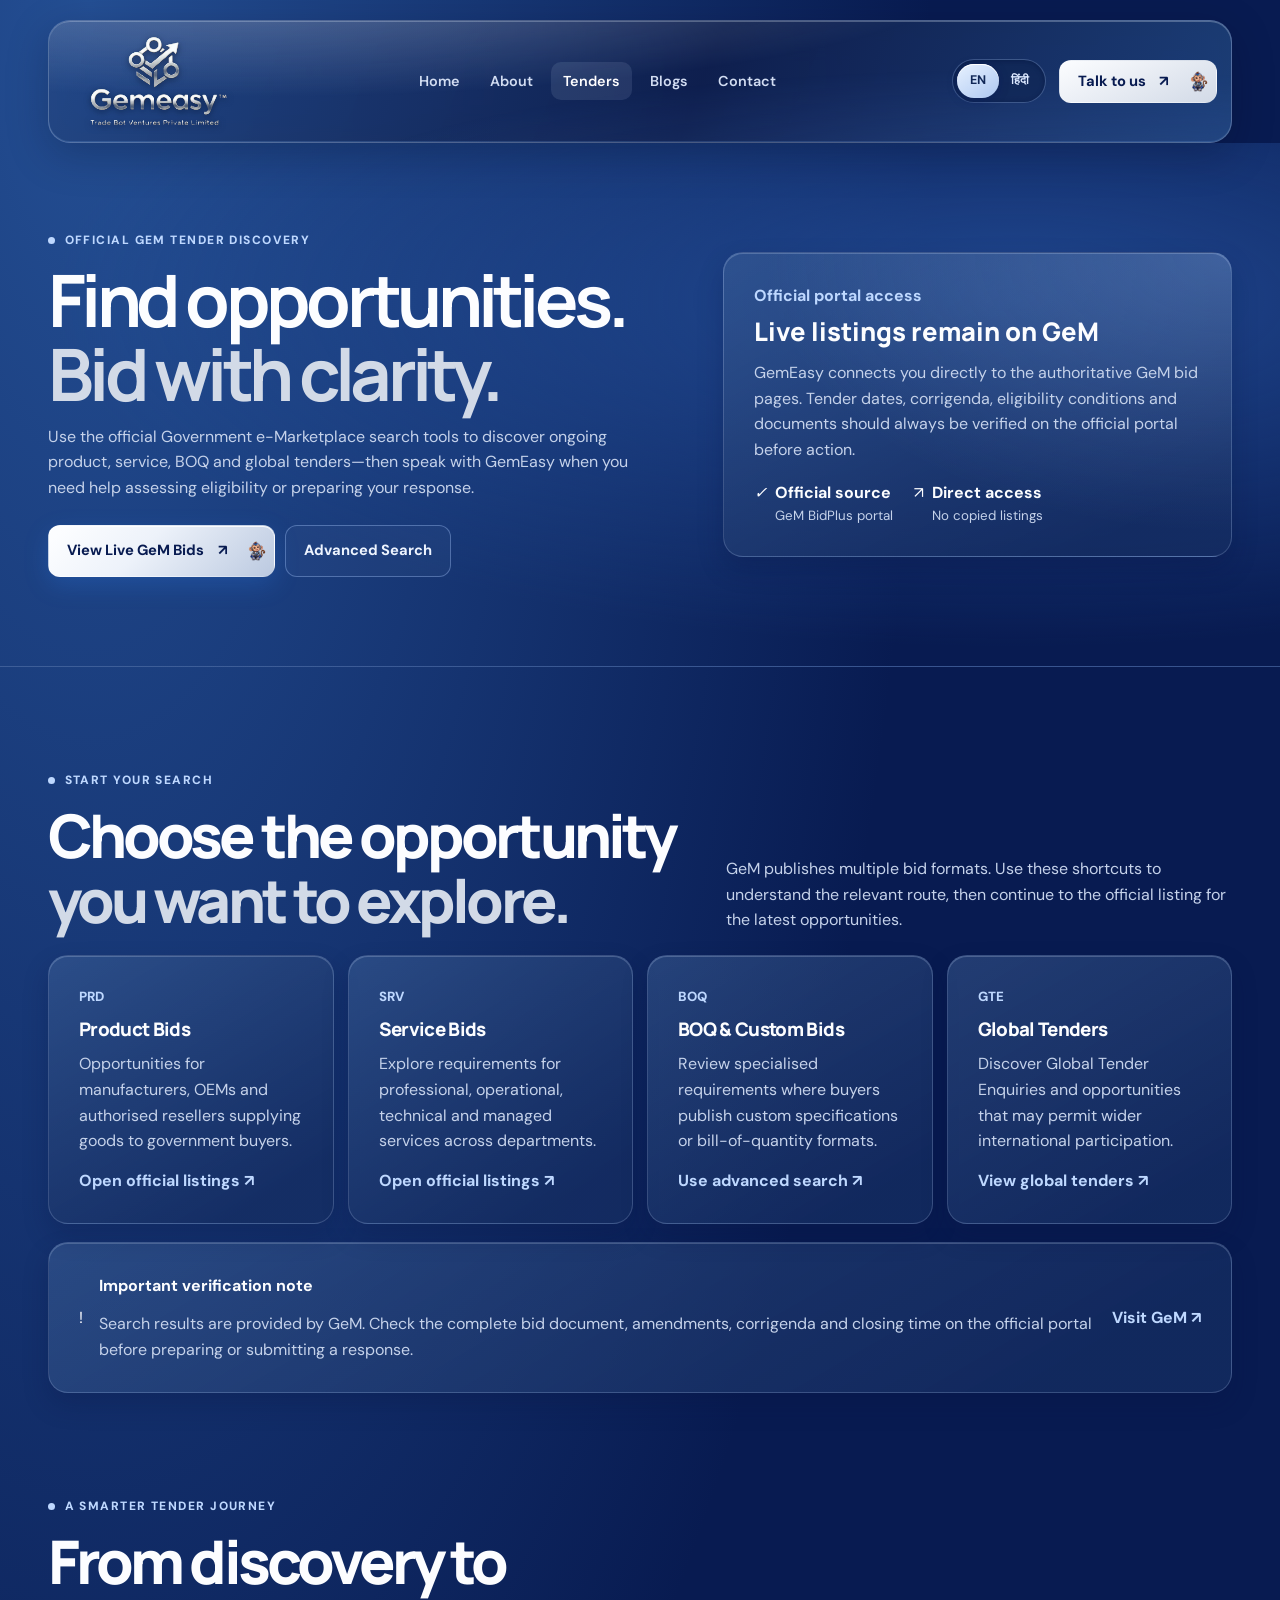
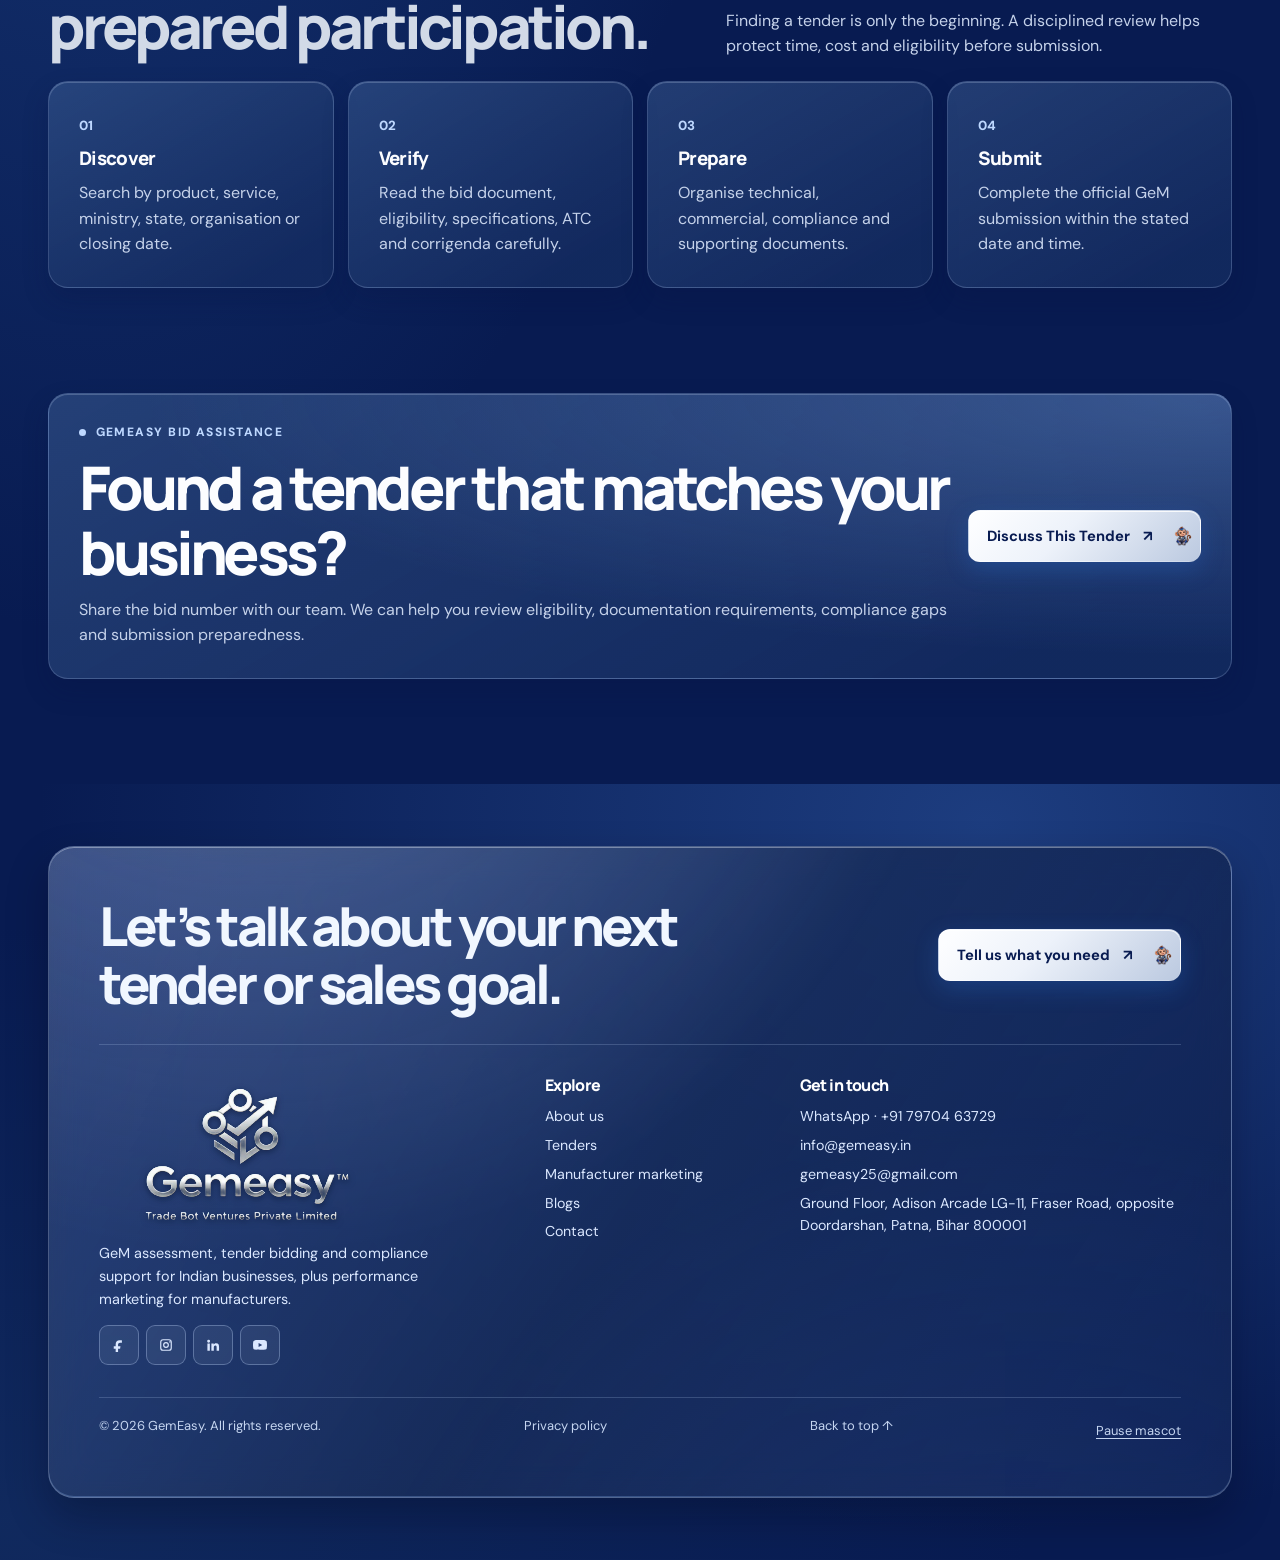
<file: tenders.html>
<!doctype html>
<html lang="en-IN">
<head>
  <meta charset="utf-8">
  <meta name="viewport" content="width=device-width, initial-scale=1">
  <title>Live GeM Tenders &amp; Bid Assistance | GemEasy</title>
  <meta name="description" content="Find product, service, BOQ and global bid opportunities on the official GeM portal. Get help reviewing eligibility and preparing your response.">
  <meta name="robots" content="index,follow,max-image-preview:large,max-snippet:-1,max-video-preview:-1">
  <meta name="theme-color" content="#081b51">
  <meta name="geo.region" content="IN-BR">
  <meta name="geo.placename" content="Patna">
  <link rel="canonical" href="https://gemeasy.in/tenders.html">
  <link rel="alternate" hreflang="en-in" href="https://gemeasy.in/tenders.html">
  <meta property="og:locale" content="en_IN">
  <meta property="og:type" content="website">
  <meta property="og:site_name" content="GemEasy">
  <meta property="og:title" content="Live GeM Tenders &amp; Bid Assistance | GemEasy">
  <meta property="og:description" content="Find product, service, BOQ and global bid opportunities on the official GeM portal. Get help reviewing eligibility and preparing your response.">
  <meta property="og:url" content="https://gemeasy.in/tenders.html">
  <meta property="og:image" content="https://gemeasy.in/assets/gemeasy-official-logo.png">
  <meta property="og:image:alt" content="GemEasy government procurement consultancy">
  <meta name="twitter:card" content="summary_large_image">
  <meta name="twitter:image" content="https://gemeasy.in/assets/gemeasy-official-logo.png">
  <link rel="icon" href="assets/gemeasy-touch-icon.png" type="image/png" sizes="192x192">
  <link rel="icon" href="assets/gemeasy-favicon.svg" type="image/svg+xml" sizes="any">
  <link rel="apple-touch-icon" href="assets/gemeasy-touch-icon.png">
  <link rel="manifest" href="site.webmanifest">
  <link rel="preconnect" href="https://fonts.googleapis.com">
  <link rel="preconnect" href="https://fonts.gstatic.com" crossorigin>
  <link href="https://fonts.googleapis.com/css2?family=DM+Sans:wght@400;500;600;700&family=Manrope:wght@600;700;800&display=swap" rel="stylesheet">
  <link rel="stylesheet" href="assets/home.css">
  <link rel="stylesheet" href="assets/editorial.css">
  <link rel="stylesheet" href="assets/service-pages.css">
  <script type="application/ld+json">{
  "@context": "https://schema.org",
  "@type": "CollectionPage",
  "url": "https://gemeasy.in/tenders.html",
  "name": "Live GeM Tenders & Bid Assistance | GemEasy",
  "description": "Find product, service, BOQ and global bid opportunities on the official GeM portal. Get help reviewing eligibility and preparing your response.",
  "inLanguage": "en-IN"
}</script>
  <script src="assets/i18n.js?v=lang-toggle" defer></script>
  <script src="assets/home.js?v=lang-toggle" defer></script>
  <script src="assets/editorial.js" defer></script>
  <link rel="stylesheet" href="assets/glass-hover.css?v=lang-toggle">
  <script src="assets/glass-hover.js" defer></script>
  <link rel="stylesheet" href="assets/cta-mascot.css">
  <script src="assets/cta-mascot.js" defer></script>
</head>
<body id="top" class="editorial-page service-page tenders-page">
  <svg class="brand-filters" width="0" height="0" aria-hidden="true" focusable="false">
    <defs>
      <filter id="brand-blue-matte" color-interpolation-filters="sRGB">
        <feColorMatrix type="matrix" values="1 0 0 0 0
                                             0 1 0 0 0
                                             0 0 1 0 0
                                             5 0 -3 0 -.10"/>
      </filter>
    </defs>
  </svg>
  <a class="skip-link" href="#main" data-hi="मुख्य सामग्री पर जाएँ">Skip to content</a>
  <header class="home-header">
    <div class="wrap nav-glass">
      <a class="wordmark" href="index.html" aria-label="GemEasy"><img src="assets/gemeasy-official-logo.png" alt="" width="866" height="858" fetchpriority="high"></a>
      <nav id="home-nav" class="home-nav" aria-label="Main navigation" data-hi-label="मुख्य नेविगेशन">
        <a href="index.html" data-hi="होम">Home</a>
        <a href="about.html" data-hi="हमारे बारे में">About</a>
        <a href="tenders.html" aria-current="page" data-hi="टेंडर">Tenders</a>
        <a href="blogs.html" data-hi="ब्लॉग">Blogs</a>
        <a href="contact.html" data-hi="संपर्क करें">Contact</a>
      </nav>
      <div class="nav-actions">
        <button class="language-toggle" id="languageToggle" type="button" aria-label="Switch to Hindi"><span data-lang="en">EN</span><span aria-hidden="true">/</span><span data-lang="hi">हिंदी</span></button>
        <a class="button button-nav" href="contact.html"><span data-hi="बात करें">Talk to us</span><span aria-hidden="true">↗</span></a>
        <button class="menu-button" type="button" aria-label="Menu" data-hi-label="मेनू" aria-controls="home-nav" aria-expanded="false" hidden><span></span><span></span></button>
      </div>
    </div>
  </header>

  <main id="main"><section class="tender-hero"><div class="wrap tender-hero-grid"><div class="tender-hero-copy"><div class="eyebrow light"><span></span> Official GeM Tender Discovery</div><h1>Find opportunities.<em>Bid with clarity.</em></h1><p>Use the official Government e-Marketplace search tools to discover ongoing product, service, BOQ and global tenders—then speak with GemEasy when you need help assessing eligibility or preparing your response.</p><div class="tender-hero-actions"><a class="button button-primary" href="https://bidplus.gem.gov.in/all-bids" target="_blank" rel="noopener noreferrer">View Live GeM Bids <span>↗</span></a><a class="button button-outline" href="https://bidplus.gem.gov.in/advance-search" target="_blank" rel="noopener noreferrer">Advanced Search</a></div></div><aside class="tender-status-card" data-tilt><div class="tender-status-line"><i></i> Official portal access</div><strong>Live listings remain on GeM</strong><p>GemEasy connects you directly to the authoritative GeM bid pages. Tender dates, corrigenda, eligibility conditions and documents should always be verified on the official portal before action.</p><div class="tender-status-meta"><span><i>✓</i><b>Official source</b><small>GeM BidPlus portal</small></span><span><i>↗</i><b>Direct access</b><small>No copied listings</small></span></div></aside></div></section><section class="section tender-discovery"><div class="wrap"><div class="tender-section-head"><div><div class="eyebrow dark"><span></span> Start Your Search</div><h2>Choose the opportunity<br><em>you want to explore.</em></h2></div><p>GeM publishes multiple bid formats. Use these shortcuts to understand the relevant route, then continue to the official listing for the latest opportunities.</p></div><div class="tender-type-grid"><article class="tender-type-card"><span class="tender-type-icon">PRD</span><h3>Product Bids</h3><p>Opportunities for manufacturers, OEMs and authorised resellers supplying goods to government buyers.</p><a href="https://bidplus.gem.gov.in/all-bids" target="_blank" rel="noopener noreferrer">Open official listings <span>↗</span></a></article><article class="tender-type-card"><span class="tender-type-icon">SRV</span><h3>Service Bids</h3><p>Explore requirements for professional, operational, technical and managed services across departments.</p><a href="https://bidplus.gem.gov.in/all-bids" target="_blank" rel="noopener noreferrer">Open official listings <span>↗</span></a></article><article class="tender-type-card"><span class="tender-type-icon">BOQ</span><h3>BOQ &amp; Custom Bids</h3><p>Review specialised requirements where buyers publish custom specifications or bill-of-quantity formats.</p><a href="https://bidplus.gem.gov.in/advance-search" target="_blank" rel="noopener noreferrer">Use advanced search <span>↗</span></a></article><article class="tender-type-card"><span class="tender-type-icon">GTE</span><h3>Global Tenders</h3><p>Discover Global Tender Enquiries and opportunities that may permit wider international participation.</p><a href="https://bidplus-global.gem.gov.in/" target="_blank" rel="noopener noreferrer">View global tenders <span>↗</span></a></article></div><div class="tender-notice"><span class="tender-notice-icon">!</span><div><strong>Important verification note</strong><p>Search results are provided by GeM. Check the complete bid document, amendments, corrigenda and closing time on the official portal before preparing or submitting a response.</p></div><a href="https://bidplus.gem.gov.in/all-bids" target="_blank" rel="noopener noreferrer">Visit GeM ↗</a></div></div></section><section class="section tender-process"><div class="wrap"><div class="eyebrow dark"><span></span> A Smarter Tender Journey</div><div class="tender-section-head"><div><h2>From discovery to<br><em>prepared participation.</em></h2></div><p>Finding a tender is only the beginning. A disciplined review helps protect time, cost and eligibility before submission.</p></div><div class="tender-process-grid"><article class="tender-step"><b>01</b><h3>Discover</h3><p>Search by product, service, ministry, state, organisation or closing date.</p></article><article class="tender-step"><b>02</b><h3>Verify</h3><p>Read the bid document, eligibility, specifications, ATC and corrigenda carefully.</p></article><article class="tender-step"><b>03</b><h3>Prepare</h3><p>Organise technical, commercial, compliance and supporting documents.</p></article><article class="tender-step"><b>04</b><h3>Submit</h3><p>Complete the official GeM submission within the stated date and time.</p></article></div></div></section><section class="section tender-help"><div class="wrap"><div class="tender-help-panel"><div><div class="eyebrow light"><span></span> GemEasy Bid Assistance</div><h2>Found a tender that matches your business?</h2><p>Share the bid number with our team. We can help you review eligibility, documentation requirements, compliance gaps and submission preparedness.</p></div><a class="button button-primary" href="contact.html">Discuss This Tender <span>↗</span></a></div></div></section></main>

  <footer class="home-footer">
    <div class="wrap footer-glass">
      <div class="footer-cta">
        <h2 data-hi="अपने अगले टेंडर या बिक्री लक्ष्य पर बात करें।">Let’s talk about your next tender or sales goal.</h2>
        <a class="button button-primary" href="contact.html"><span data-hi="अपनी आवश्यकता बताएँ">Tell us what you need</span><span aria-hidden="true">↗</span></a>
      </div>
      <div class="footer-main">
        <div class="footer-brand">
          <a class="wordmark" href="index.html" aria-label="GemEasy"><img src="assets/gemeasy-official-logo.png" alt="" width="866" height="858" loading="lazy"></a>
          <p data-hi="भारतीय व्यवसायों के लिए GeM मूल्यांकन, सरकारी टेंडर और अनुपालन सहायता, साथ ही निर्माताओं के लिए परफॉर्मेंस मार्केटिंग।">GeM assessment, tender bidding and compliance support for Indian businesses, plus performance marketing for manufacturers.</p>
          <div class="footer-socials" aria-label="GemEasy social media profiles">
  <a class="footer-social-icon" href="https://www.facebook.com/862922100228788" target="_blank" rel="noopener noreferrer" aria-label="GemEasy on Facebook" title="Facebook"><svg viewBox="0 0 24 24" aria-hidden="true"><path d="M14 8h3V4.2c-.5-.1-2.2-.2-4.1-.2C9 4 6.3 6.4 6.3 10.8V14H3v4.3h3.3V24h4.1v-5.7h3.5l.6-4.3h-4.1v-2.8C10.4 9.9 10.8 8 14 8Z"/></svg></a>
  <a class="footer-social-icon" href="https://www.instagram.com/gemeasy25/" target="_blank" rel="noopener noreferrer" aria-label="GemEasy on Instagram" title="Instagram"><svg viewBox="0 0 24 24" aria-hidden="true"><path d="M7 2h10a5 5 0 0 1 5 5v10a5 5 0 0 1-5 5H7a5 5 0 0 1-5-5V7a5 5 0 0 1 5-5Zm0 2a3 3 0 0 0-3 3v10a3 3 0 0 0 3 3h10a3 3 0 0 0 3-3V7a3 3 0 0 0-3-3H7Zm11.5 1.5a1.2 1.2 0 1 1 0 2.4 1.2 1.2 0 0 1 0-2.4ZM12 7a5 5 0 1 1 0 10 5 5 0 0 1 0-10Zm0 2a3 3 0 1 0 0 6 3 3 0 0 0 0-6Z"/></svg></a>
  <a class="footer-social-icon" href="https://www.linkedin.com/company/111532952/" target="_blank" rel="noopener noreferrer" aria-label="GemEasy on LinkedIn" title="LinkedIn"><svg viewBox="0 0 24 24" aria-hidden="true"><path d="M4.5 3A2.5 2.5 0 1 1 4.5 8a2.5 2.5 0 0 1 0-5ZM2.4 9.5h4.2V22H2.4V9.5Zm6.8 0h4v1.7h.1c.6-1.1 1.9-2.2 4-2.2 4.3 0 5.1 2.8 5.1 6.5V22h-4.2v-5.8c0-1.4 0-3.2-2-3.2s-2.8 1.5-2.8 3.1V22H9.2V9.5Z"/></svg></a>
  <a class="footer-social-icon" href="https://www.youtube.com/channel/UCtAG5xnqXsFDr26qOwBi1bg" target="_blank" rel="noopener noreferrer" aria-label="GemEasy on YouTube" title="YouTube"><svg viewBox="0 0 24 24" aria-hidden="true"><path d="M23.5 6.2a3 3 0 0 0-2.1-2.1C19.5 3.6 12 3.6 12 3.6s-7.5 0-9.4.5A3 3 0 0 0 .5 6.2 31 31 0 0 0 0 12a31 31 0 0 0 .5 5.8 3 3 0 0 0 2.1 2.1c1.9.5 9.4.5 9.4.5s7.5 0 9.4-.5a3 3 0 0 0 2.1-2.1A31 31 0 0 0 24 12a31 31 0 0 0-.5-5.8ZM9.6 15.6V8.4l6.3 3.6-6.3 3.6Z"/></svg></a>
</div>
        </div>
        <div class="footer-links">
          <h3 data-hi="देखें">Explore</h3>
          <a href="about.html" data-hi="हमारे बारे में">About us</a>
          <a href="tenders.html" data-hi="टेंडर">Tenders</a>
          <a href="index.html#manufacturer-marketing" data-hi="निर्माता मार्केटिंग">Manufacturer marketing</a>
          <a href="blogs.html" data-hi="ब्लॉग">Blogs</a>
          <a href="contact.html" data-hi="संपर्क करें">Contact</a>
        </div>
        <div class="footer-links">
          <h3 data-hi="संपर्क">Get in touch</h3>
          <a href="https://wa.me/917970463729?text=Hello%20GemEasy%2C%20I%20would%20like%20to%20discuss%20your%20services.">WhatsApp · +91 79704 63729</a>
          <a href="mailto:info@gemeasy.in">info@gemeasy.in</a>
          <a href="mailto:gemeasy25@gmail.com">gemeasy25@gmail.com</a>
          <a href="https://www.google.com/maps/search/?api=1&amp;query=Ground%20Floor%2C%20Adison%20Arcade%20LG-11%2C%20Fraser%20Road%2C%20opposite%20Doordarshan%2C%20Patna%2C%20Bihar%20800001%2C%20India" data-hi="एडिसन आर्केड LG-11, फ्रेजर रोड, दूरदर्शन के सामने, पटना, बिहार 800001">Ground Floor, Adison Arcade LG-11, Fraser Road, opposite Doordarshan, Patna, Bihar 800001</a>
        </div>
      </div>
      <div class="footer-bottom">
        <span data-hi="© 2026 GemEasy। सर्वाधिकार सुरक्षित।">© 2026 GemEasy. All rights reserved.</span>
        <a href="privacy.html" data-hi="गोपनीयता नीति">Privacy policy</a>
        <a href="#top"><span data-hi="ऊपर जाएँ">Back to top</span> <span aria-hidden="true">↑</span></a>
      </div>
    </div>
  </footer>
</body>
</html>
</file>
<file: assets/home.css>
:root {
  color-scheme: dark;
  --navy: #081b51;
  --royal: #244f94;
  --silver-white: #fcfdff;
  --silver: #d2dae7;
  --silver-muted: #c5d2ea;
  --blue-highlight: #bed8ff;
  --line: #c4d8ff32;
  --glass-surface: linear-gradient(150deg, #45699f70, #152d62c4 85%);
  --glass-edge: #c9d7f34f;
  --glass-light: #d2e0fa61;
  --heading: Manrope, "DM Sans", system-ui, sans-serif;
  --body: "DM Sans", system-ui, sans-serif;
}

*, *::before, *::after { box-sizing: border-box; }
html { scroll-behavior: smooth; scroll-padding-top: 9rem; }
body { margin: 0; background: radial-gradient(ellipse at 7% 0%, var(--royal) 0, transparent 50%) var(--navy); color: var(--silver-white); font: 400 1rem/1.6 var(--body); }
[hidden] { display: none !important; }
img, svg, canvas { display: block; max-width: 100%; }
button { color: inherit; font: inherit; cursor: pointer; }
a { color: inherit; text-decoration: none; }
a:focus-visible, button:focus-visible, summary:focus-visible { outline: 3px solid #d5e6ff; outline-offset: 4px; }
h1, h2, h3, p, figure { margin: 0; }
h1, h2, h3 { font-family: var(--heading); line-height: 1.08; }
h2 { font-size: clamp(2.45rem, 4.7vw, 4.2rem); letter-spacing: -.065em; font-weight: 800; }
h3 { font-weight: 800; letter-spacing: -.035em; }
.wrap { width: min(100% - 96px, 1240px); margin-inline: auto; }
.skip-link { position: fixed; z-index: 20; top: 8px; left: 8px; padding: .5rem 1rem; border-radius: 8px; background: var(--silver-white); color: var(--navy); transform: translateY(-150%); }
.skip-link:focus { transform: none; }

.home-header { position: sticky; top: 0; z-index: 10; padding-top: 20px; margin-bottom: -140px; }
.nav-glass, .footer-glass { position: relative; isolation: isolate; }
.nav-glass::before, .footer-glass::before {
  position: absolute; z-index: -1; pointer-events: none; inset: 0; content: "";
  border-radius: inherit;
  background: radial-gradient(ellipse at var(--light-x, 17%) var(--light-y, -45%), var(--glass-light), transparent 53%),
    radial-gradient(ellipse at 83% 158%, #466fc253, transparent 53%);
}
.nav-glass {
  display: flex; align-items: center; justify-content: space-between; gap: 22px;
  min-height: 120px; padding: 8px 14px 8px 10px; border: 1px solid var(--glass-edge); border-radius: 22px;
  background: linear-gradient(112deg, #27477ce8, #121f51ef 55%, #204480ed);
  box-shadow: inset 0 1px #edf5ff43, inset 0 -1px #90c0ff2b, 0 12px 40px #020a2440;
  color: var(--silver-white);
}
@supports (backdrop-filter: blur(18px)) {
  .nav-glass { background: linear-gradient(112deg, #254781dc, #101e48e3 55%, #20447adb); backdrop-filter: blur(20px) saturate(150%); }
}
/* The matte makes blue pixels transparent in the browser while keeping the source image intact. */
.brand-filters { position: absolute; pointer-events: none; }
.wordmark {
  position: relative; display: block; flex-shrink: 0; width: 184px; max-width: 100%; aspect-ratio: 1.76;
  overflow: hidden;
}
.wordmark img {
  position: absolute; top: 50%; width: 100%; height: auto;
  transform: translateY(-51%);
  filter: url("#brand-blue-matte") drop-shadow(0 2px 3px #020b2680);
}
.footer-brand .wordmark { width: 274px; }
.home-nav, .nav-actions { display: flex; align-items: center; gap: 6px; }
.home-nav a { padding: .48rem .75rem; border-radius: 10px; font-size: .9rem; font-weight: 600; white-space: nowrap; color: #d2ddf2; }
.home-nav a:hover, .home-nav a[aria-current] { background: #d1e3ff1c; color: white; }
.nav-actions { gap: 13px; }
.language-toggle { display: flex; gap: 5px; align-items: center; padding: .55rem .13rem; color: #b7c9e8; border: 0; background: none; font-size: .8rem; white-space: nowrap; }
.language-toggle .active { color: #fff; font-weight: 700; }
.button {
  display: inline-flex; align-items: center; justify-content: center; gap: .85rem;
  width: fit-content; min-height: 52px; padding: .72rem 1.12rem;
  border: 1px solid transparent; border-radius: 12px; font-weight: 700; font-size: .92rem; line-height: 1.25;
  transition: background .22s ease, box-shadow .22s ease, transform .22s ease;
}
.button:hover { transform: translateY(-2px); }
.button-nav { min-height: 43px; background: linear-gradient(155deg, var(--silver-white), var(--silver)); color: var(--navy); white-space: nowrap; }
.button-nav:hover { background: white; }
.button-primary { background: linear-gradient(135deg, var(--silver-white) 6%, #edf2fa 42%, #bbc9e0 100%); color: var(--navy); box-shadow: inset 0 1px #ffffffd9, 0 8px 24px #2d8aff36; }
.button-primary:hover { background: var(--silver-white); box-shadow: 0 8px 26px #61a7ff56; }
.button-outline { border-color: #accbff5c; background: #c9e0ff09; color: #edf4ff; }
.button-outline:hover { background: #c9e0ff26; }
.menu-button { display: grid; align-content: center; gap: 5px; width: 44px; height: 44px; padding: 10px; border: 1px solid #bad6ff60; border-radius: 10px; background: #b9d5ff16; }
.menu-button span { display: block; height: 2px; background: currentColor; border-radius: 2px; }

.hero {
  overflow: clip; color: #f2f7ff; padding: 161px 0 43px;
  background: radial-gradient(ellipse at 76% 37%, #2856a4ce 0, #14357588 36%, transparent 71%),
    linear-gradient(180deg, transparent 70%, #071b50a6);
}
.hero-grid { display: grid; grid-template-columns: 1.03fr 1fr; align-items: center; min-height: clamp(490px, 43vw, 620px); }
.hero-copy { position: relative; z-index: 1; padding-block: 36px; }
.eyebrow { display: flex; align-items: center; gap: .6rem; margin-bottom: 19px; font-size: .75rem; font-weight: 800; letter-spacing: .12em; line-height: 1.4; text-transform: uppercase; color: var(--blue-highlight); }
.eyebrow i { width: 7px; height: 7px; border-radius: 50%; background: #2367df; box-shadow: 0 0 0 4px #3879e820; }
.hero .eyebrow { color: #b0d2ff; }
.hero .eyebrow i { background: #64b1ff; box-shadow: 0 0 0 4px #569fff26, 0 0 14px #75c0ff9c; }
.hero h1 { font-size: clamp(3.4rem, 6.25vw, 6.1rem); font-weight: 800; letter-spacing: -.077em; line-height: 1.02; }
.hero h1 em { display: block; color: var(--silver); font-style: normal; background: linear-gradient(110deg, var(--silver-white), #c2cddf 65%, #a1b5d8); background-clip: text; -webkit-text-fill-color: transparent; }
.hero-description { max-width: 29rem; margin-top: 25px; color: #c4d2eb; font-size: clamp(1rem, 1.4vw, 1.17rem); }
.hero-actions { display: flex; flex-wrap: wrap; gap: 11px; margin-top: 31px; }

.hero-scene { position: relative; display: grid; place-items: center; width: 100%; aspect-ratio: 1.055; }
.scene-art { position: absolute; inset: 0; display: grid; place-items: center; }
.scene-grid {
  position: absolute; inset: -6% -9%; opacity: .55;
  background: linear-gradient(#7dbbff2c 1px, transparent 1px), linear-gradient(90deg, #7dbbff2c 1px, transparent 1px);
  background-size: 39px 39px; mask-image: radial-gradient(ellipse at center, #000 12%, transparent 67%);
}
.scene-canvas { position: absolute; width: 100%; height: 100%; opacity: 0; }
.scene-rendered .scene-canvas { opacity: 1; }
.scene-rendered .orb-fallback { visibility: hidden; }
.orb-fallback {
  width: 64%; aspect-ratio: 1; border-radius: 48% 55% 45% 52%;
  border: clamp(29px, 5.5vw, 80px) solid #a6bce3;
  border-top-color: #edf4ff; border-right-color: #4167a8; border-bottom-color: #a1b7dd;
  box-shadow: inset 0 0 32px #c8efff, 0 0 50px #3284fc9c;
  transform: perspective(620px) rotateX(35deg) rotateY(-30deg) rotateZ(-22deg);
}
.scene-chip {
  position: absolute; display: flex; align-items: center; gap: .55rem; padding: 8px 13px 8px 8px; pointer-events: none;
  border: 1px solid #c6e2ff69; border-radius: 12px; color: #f0f7ff;
  background: linear-gradient(145deg, #385e9cd9, #10275ae8); box-shadow: inset 0 1px #fff4, 0 10px 25px #03102f70;
  backdrop-filter: blur(10px); font-size: clamp(.67rem, 1.15vw, .88rem); font-weight: 700;
}
.scene-chip-top { top: 19%; right: 2%; }
.scene-chip-bottom { bottom: 19%; left: 3%; }
.scene-icon { display: grid; place-items: center; width: 27px; height: 27px; border-radius: 7px; background: #8abaff38; color: #daecff; font-size: 1rem; }
.motion-button {
  position: absolute; bottom: 4%; right: 3%; display: grid; place-items: center; width: 44px; height: 44px;
  background: #0b1c39; border: 1px solid #a5c9ff67; border-radius: 50%; color: #e5f0ff;
}
.motion-button:hover { background: #294674; }

.stats {
  position: relative; display: grid; grid-template-columns: repeat(4, 1fr); border: 1px solid #b6d3ff2f; border-radius: 20px;
  background: linear-gradient(114deg, #a7cbff14, #82b2ff09 55%, #94c7ff1c); box-shadow: inset 0 1px #e0f0ff20;
}
.stats > div { min-width: 0; padding: 23px clamp(12px, 2.6vw, 35px); }
.stats > div + div { border-left: 1px solid #b6d3ff29; }
.stats strong { display: block; color: #eaf4ff; font: 800 clamp(1.5rem, 3.1vw, 2.65rem)/1.16 var(--heading); letter-spacing: -.065em; }
.stats span { display: block; margin-top: 5px; color: #becdea; font-size: .87rem; }

.section { padding-block: clamp(64px, 8.2vw, 116px); }
.section-heading { display: grid; grid-template-columns: 1.5fr 1fr; gap: 24px; align-items: end; margin-bottom: 35px; }
.section-heading > p, .process > div:first-child > p:last-child { max-width: 32ch; color: var(--silver-muted); font-size: 1.07rem; }
.section-heading > p { justify-self: end; }
.service-grid { display: grid; grid-template-columns: repeat(4, 1fr); gap: 15px; }
.service-card {
  display: flex; flex-direction: column; align-items: flex-start; min-width: 0; padding: clamp(16px, 2.1vw, 28px); min-height: 285px;
  border: 1px solid var(--line); border-radius: 20px; background: var(--glass-surface);
  box-shadow: 0 7px 21px #020a3d46, inset 0 1px #dde9ff38;
  transition: transform .22s ease, box-shadow .22s ease, border-color .22s ease;
}
.service-card:is(:hover, :focus-within) { transform: translateY(-5px); box-shadow: 0 15px 33px #020a3d69; border-color: #a9c7f38c; }
.service-icon {
  display: grid; place-items: center; width: 49px; height: 49px; margin-bottom: 22px; border-radius: 13px;
  color: var(--blue-highlight); background: linear-gradient(145deg, #8ba9de40, #5688d11f); border: 1px solid #c7d4eb55; box-shadow: inset 0 1px #edf5ff38;
}
.service-icon svg { width: 23px; fill: none; stroke: currentColor; stroke-width: 1.6; stroke-linecap: round; stroke-linejoin: round; }
.service-card h3 { font-size: 1.26rem; margin-bottom: 10px; }
.service-card p, .audience-panel p { color: var(--silver-muted); font-size: .94rem; }
.card-link { display: inline-flex; flex-wrap: wrap; gap: .4rem; align-items: center; color: var(--blue-highlight); font-size: .89rem; font-weight: 800; }
.card-link:hover { text-decoration: underline; text-underline-offset: 4px; }
.service-card .card-link { margin-top: auto; padding-top: 18px; }

.audience-section { background: linear-gradient(105deg, #173c79b5, #0a245d61 63%, #23498584); border-block: 1px solid var(--line); }
.audience { display: grid; grid-template-columns: 1fr 1fr; gap: clamp(30px, 7vw, 100px); align-items: center; }
.audience-image {
  position: relative; isolation: isolate; display: flex; min-height: 390px; background: linear-gradient(132deg, #173669, #5590ce);
  overflow: hidden; border-radius: 24px; box-shadow: 0 20px 42px #1e427b28;
}
.audience-image img { position: absolute; width: 100%; height: 100%; object-fit: cover; object-position: center; }
.audience-image::after { position: absolute; inset: 0; border: 1px solid #e1f0ff66; border-radius: inherit; content: ""; pointer-events: none; }
.audience h2 { font-size: clamp(2.35rem, 4.35vw, 4.05rem); }
.audience-tabs { display: inline-flex; gap: 4px; padding: 4px; max-width: 100%; margin-top: 25px; border: 1px solid var(--line); border-radius: 13px; background: #0c245ab8; }
.audience-tabs button { min-height: 44px; padding: .48rem .88rem; border: 1px solid transparent; border-radius: 9px; background: none; color: var(--silver-muted); font-size: .9rem; font-weight: 700; }
.audience-tabs button:hover { background: #b9d4ff28; color: var(--silver-white); }
.audience-tabs [aria-selected="true"] { background: linear-gradient(150deg, #f3f7ff, #c0d0ea); border-color: #dae6ff; box-shadow: 0 2px 8px #020e3669; color: var(--navy); }
.audience-panel { margin-top: 22px; }
.audience-panel h3 { margin-bottom: 7px; font-size: 1.23rem; }
.audience-panel .card-link { margin-top: 10px; }

.process { display: grid; grid-template-columns: 1fr 1.1fr; gap: clamp(28px, 9vw, 125px); }
.process > div:first-child > p:last-child { margin-top: 16px; }
.process-steps { display: grid; align-content: start; gap: 9px; }
.process details { border: 1px solid var(--line); border-radius: 15px; background: var(--glass-surface); }
.process details[open] { border-color: #abc9fb75; background: linear-gradient(145deg, #375c96, #172e65 86%); }
.process summary {
  display: grid; grid-template-columns: auto minmax(0, 1fr) auto; align-items: center; gap: 12px; padding: 14px;
  min-height: 61px; border-radius: inherit; cursor: pointer; font: 800 1.03rem/1.3 var(--heading); list-style: none;
}
.process summary::-webkit-details-marker { display: none; }
.process summary::after { content: "+" / ""; color: var(--blue-highlight); padding-inline: 3px; font-size: 1.25rem; }
.process details[open] summary::after { content: "−" / ""; }
.process details p { margin: -2px 18px 16px 59px; color: var(--silver-muted); font-size: .94rem; }
.step-number { display: grid; place-items: center; min-width: 32px; height: 32px; border-radius: 8px; color: var(--blue-highlight); background: #bcd4ff21; font: 800 .72rem/1 var(--heading); }

.home-footer {
  padding: clamp(24px, 5vw, 62px) 0; color: #dbe8ff;
  background: radial-gradient(ellipse at 77% 5%, #284f98a6, transparent 68%), radial-gradient(ellipse at 0% 95%, #1735688c, transparent 57%);
}
.footer-glass {
  padding: clamp(20px, 4.1vw, 50px); border: 1px solid var(--glass-edge); border-radius: 26px; overflow: hidden;
  background: linear-gradient(123deg, #8299c04a, #182c58dc 51%, #10214ebf);
  box-shadow: inset 0 1px #f2f8ff62, inset 0 -1px #96c2ff42, 0 18px 40px #00051c4d;
  backdrop-filter: blur(19px) saturate(125%);
}
.footer-glass::before { opacity: .7; }
.footer-cta { display: flex; align-items: center; justify-content: space-between; gap: 20px; padding-bottom: 31px; border-bottom: 1px solid #c4dbff33; }
.footer-cta h2 { max-width: 18ch; color: #f1f7ff; font-size: clamp(2rem, 4.2vw, 3.6rem); }
.footer-cta .button { flex-shrink: 0; }
.footer-main { display: grid; grid-template-columns: 1.1fr .6fr 1fr; gap: 26px; padding-block: 32px; }
.footer-main p { max-width: 34ch; margin-top: 9px; font-size: .9rem; }
.footer-main h3 { color: white; font-size: 1rem; margin-bottom: 5px; }
.footer-links { display: flex; flex-direction: column; align-items: flex-start; gap: 6px; font-size: .89rem; overflow-wrap: anywhere; }
.footer-links a:hover, .footer-bottom a:hover { color: white; text-decoration: underline; text-underline-offset: 3px; }
.footer-socials { display: flex; flex-wrap: wrap; gap: 7px; margin-top: 14px; }
.footer-social-icon { display: grid; place-items: center; width: 40px; height: 40px; border: 1px solid #c1d9ff54; border-radius: 9px; background: #d9e9ff12; }
.footer-social-icon:hover { background: #d9e9ff30; }
.footer-social-icon svg { width: 14px; fill: currentColor; }
.footer-bottom { display: flex; flex-wrap: wrap; gap: 9px 26px; justify-content: space-between; padding-top: 18px; border-top: 1px solid #c4dbff33; font-size: .81rem; color: #c5d5f0; }

@media (max-width: 1010px) {
  .wrap { width: calc(100% - 64px); }
  .nav-glass { gap: 9px; padding-left: 14px; }
  .home-nav a { padding-inline: .55rem; }
  .nav-actions { gap: 8px; }
  .hero-grid { min-height: 460px; }
  .service-grid { grid-template-columns: repeat(2, 1fr); }
  .service-card { min-height: 230px; }
}
@media (max-width: 860px) {
  .wrap { width: calc(100% - 40px); }
  .home-header { padding-top: 12px; margin-bottom: -114px; }
  .nav-glass { min-height: 102px; padding: 7px 10px; border-radius: 16px; flex-wrap: wrap; }
  .nav-glass .wordmark { width: clamp(145px, 40vw, 155px); }
  .nav-actions { margin-left: auto; }
  .nav-actions .button-nav { display: none; }
  .home-nav { order: 3; flex-basis: 100%; flex-wrap: wrap; }
  .menu-ready .home-nav { display: none; }
  .menu-ready .home-nav.is-open {
    position: absolute; top: calc(100% + 8px); inset-inline: 0; display: flex;
    padding: 8px; border: 1px solid #bad6ff60; border-radius: 14px; background: #152d60;
    box-shadow: 0 14px 25px #020a244d;
  }
  html:not(.menu-ready) .home-header { margin-bottom: 0; background: var(--navy); }
  html:not(.menu-ready) .hero { padding-top: 32px; }
  .home-nav a { min-height: 44px; display: flex; align-items: center; }
  .hero { padding: 130px 0 29px; }
  .hero-grid { grid-template-columns: 1fr; min-height: 0; }
  .hero-copy { padding: 12px 0 0; }
  .hero h1 { font-size: clamp(3.1rem, 10.2vw, 5.4rem); }
  .hero-description { margin-top: 17px; }
  .hero-actions { margin-top: 22px; }
  .hero-scene { max-width: 500px; aspect-ratio: 1.21; margin: -4px auto 6px; }
  .stats { grid-template-columns: repeat(2, 1fr); }
  .stats > div { padding: 17px; }
  .stats > div:nth-child(3) { border-left: 0; }
  .stats > div:nth-child(n+3) { border-top: 1px solid #b6d3ff29; }
  .section-heading, .process, .audience { grid-template-columns: 1fr; }
  .section-heading { align-items: start; gap: 12px; }
  .section-heading > p { justify-self: start; max-width: 45ch; }
  .audience-image { min-height: clamp(235px, 62vw, 390px); }
  .footer-main { grid-template-columns: 1fr 1.2fr; }
  .footer-brand { grid-column: 1 / -1; }
}
@media (max-width: 480px) {
  .wrap { width: calc(100% - 32px); }
  .hero h1 { font-size: clamp(2.7rem, 10.9vw, 3.6rem); }
  .hero-actions .button { padding-inline: .8rem; gap: .55rem; }
  .stats span { font-size: .74rem; }
  .service-grid { grid-template-columns: 1fr; }
  .service-card { min-height: 0; padding: 20px; }
  .service-icon { margin-bottom: 15px; }
  .footer-main { grid-template-columns: 1fr; }
  .footer-cta { align-items: flex-start; flex-direction: column; }
  .footer-bottom { justify-content: flex-start; }
}
@media (prefers-reduced-motion: reduce) {
  html { scroll-behavior: auto; }
  .button, .service-card { transition: none; }
  .button:hover, .service-card:is(:hover, :focus-within) { transform: none; }
}

.marketing-service {
  display: grid;
  grid-column: 1 / -1;
  grid-template-columns: minmax(0, 1.15fr) minmax(0, 1fr);
  gap: clamp(20px, 4vw, 54px);
  min-height: 0;
  padding: clamp(22px, 3.5vw, 42px);
  background: radial-gradient(ellipse at 4% 0%, #557fbb78, transparent 66%), var(--glass-surface);
}
.marketing-service h3 { font-size: clamp(1.45rem, 2.65vw, 2.25rem); }
.marketing-service p { max-width: 54ch; }
.marketing-deliverables { list-style: none; margin: 0; padding: 0; }
.marketing-deliverables li { display: grid; gap: 3px; padding-block: 11px; }
.marketing-deliverables li + li { border-top: 1px solid var(--line); }
.marketing-deliverables span { color: var(--silver-muted); font-size: .9rem; }

@media (max-width: 600px) {
  .marketing-service { grid-template-columns: 1fr; }
}
</file>
<file: assets/glass-hover.css>
.glass-hover-surface { isolation:isolate; }
.glass-hover-surface .glass-hover-light {
  position:absolute;
  inset:0;
  z-index:-1;
  overflow:hidden;
  pointer-events:none;
  border-radius:inherit;
  opacity:0;
  transition:opacity .38s ease;
  perspective:750px;
  background:radial-gradient(ellipse at var(--light-x,50%) var(--light-y,50%), #b6d8ff46, transparent 48%);
}
.glass-hover-surface:is(:hover,:focus-within) .glass-hover-light { opacity:1; }
.glass-hover-light::before,.glass-hover-light::after {
  content:"";
  position:absolute;
  width:68%;
  height:135%;
  top:-17%;
  left:16%;
  border-radius:43% 57% 65% 35% / 55% 45% 55% 45%;
  background:linear-gradient(135deg,#e4f1ff24,transparent 44%,#71aaff43 79%,transparent);
  box-shadow:inset 0 1px 0 #e8f3ff40;
  transform:translate3d(var(--drift-x,0),var(--drift-y,0),0) rotateX(var(--glass-rx,0deg)) rotateY(var(--glass-ry,0deg)) rotate(-10deg);
  transition:transform .36s ease;
}
.glass-hover-light::after { opacity:.55; transform:translate3d(var(--drift-x,0),var(--drift-y,0),35px) rotateY(var(--glass-ry,0deg)) rotate(17deg) scale(.86); }
.glass-hover-surface.glass-hover-footer .glass-hover-light::before {
  width:86%; left:7%; transform:translate3d(var(--drift-x,0),var(--drift-y,0),-28px) rotateX(var(--glass-rx,0deg)) rotateY(var(--glass-ry,0deg)) rotate(-13deg);
}
.glass-hover-footer .glass-hover-light::after { border:1px solid #adcaff38; }
.site-footer.glass-hover-surface { position:relative; }
:is(.home-header,.site-header) nav a {
  transition:background-color .22s ease, box-shadow .22s ease;
}
:is(.home-header,.site-header) nav a:is(:hover,:focus-visible) {
  background-color:#c9e2ff27;
  box-shadow:inset 0 1px #e8f2ff62, inset 0 -1px #709bf759, 0 4px 15px #5c92fa24;
}
@media (prefers-reduced-motion:reduce), (hover:none) {
  .glass-hover-surface .glass-hover-light { display:none; }
  :is(.home-header,.site-header) nav a { transition:none; }
}

#languageToggle {
  position:relative; display:inline-grid; grid-template-columns:repeat(2,minmax(0,1fr)); align-items:center;
  width:94px; height:44px; padding:4px; gap:0; flex:none; border:1px solid #91afe559; border-radius:999px;
  background:#102654b8; box-shadow:inset 0 1px 4px #0619428c; transform:none; cursor:pointer;
}
#languageToggle::before {
  content:""; position:absolute; top:4px; bottom:4px; left:4px; width:calc((100% - 8px)/2);
  border-radius:999px; background:linear-gradient(145deg,#e8f2ff,#acc7f1);
  box-shadow:inset 0 1px #fff,0 2px 8px #081c5d80; transition:transform .24s ease;
}
#languageToggle[aria-checked="true"]::before { transform:translateX(100%); }
#languageToggle > span:not([data-lang]) { display:none; }
#languageToggle [data-lang] {
  position:relative; z-index:1; display:grid; place-items:center; height:auto; padding:0;
  color:#dce9ff; background:none; box-shadow:none; transform:none; font-size:.78rem; font-weight:700;
}
#languageToggle [data-lang].active,
#languageToggle:not([aria-checked]) [data-lang="en"] { color:#112857; }
#languageToggle:hover { border-color:#b1cdffb0; }
#languageToggle:focus-visible { outline:2px solid #c5ddff; outline-offset:3px; }
@media(max-width:420px) { #languageToggle { width:80px; } }
@media(prefers-reduced-motion:reduce) { #languageToggle::before { transition:none; } }
</file>
<file: assets/client-logos.css>
.client-showcase { padding-block:clamp(42px,6vw,76px); }
.client-showcase h2 { margin:0 0 24px; }
.client-logo-grid {
  display:grid; grid-template-columns:repeat(auto-fit,minmax(min(138px,100%),1fr));
  gap:14px; margin:0; padding:0; list-style:none;
}
.client-logo {
  position:relative; display:grid; place-items:center; min-width:0; height:104px;
  border:1px solid #ebf5ffbf; border-radius:15px;
  background:linear-gradient(145deg,#fff 12%,#e8f2ff 100%);
  box-shadow:inset 0 1px #fff,0 7px 20px #06143764;
}
.client-logo img { display:block; width:68%; height:61%; object-fit:contain; }
@media(hover:hover) and (pointer:fine) and (prefers-reduced-motion:no-preference) {
  .client-logo { transition:transform .28s ease,box-shadow .28s ease; }
  .client-logo img { transition:transform .26s ease; }
  .client-logo:hover {
    z-index:1; transform:perspective(600px) translateZ(12px) rotateX(var(--logo-x,0deg)) rotateY(var(--logo-y,0deg));
    box-shadow:inset 0 1px #fff,0 16px 30px #061437a0,0 0 18px #8bbcff66;
  }
  .client-logo:hover img { transform:scale(1.4); }
}
@media(prefers-reduced-motion:no-preference) {
  .client-logo.is-revealed { animation:gem-logo-reveal .48s ease-out both; }
}
@keyframes gem-logo-reveal { from { opacity:0; translate:0 10px; } }
@media(max-width:480px) {
  .client-logo-grid { grid-template-columns:repeat(2,minmax(0,1fr)); gap:10px; }
  .client-logo { height:85px; }
}
</file>
<file: assets/cta-mascot.css>
.roaming-mascot {
  position:fixed; z-index:9; bottom:max(18px,env(safe-area-inset-bottom)); right:max(15px,env(safe-area-inset-right));
  width:clamp(54px,9vw,90px); aspect-ratio:1;
  pointer-events:none; opacity:0; filter:drop-shadow(0 7px 10px #061d536b);
}
.roaming-mascot img { display:block; width:100%; height:100%; object-fit:contain; }
.mascot-motion-toggle {
  background:none; border:0; padding:5px 0; color:inherit; cursor:pointer; font:inherit;
  text-decoration:underline; text-underline-offset:3px;
}
.roaming-mascot {
  perspective:500px;
}
.robot-monkey {
  transform-origin:center 85%;
}
.roaming-mascot[data-move="perch"] {
  right:auto;
  bottom:auto;
  left:var(--perch-x, 20px);
  top:var(--perch-y, max(145px, 29vh));
  translate:0 -100%;
}
@media (prefers-reduced-motion:no-preference) {
  .roaming-mascot.is-playing { animation:gem-monkey-visit 3.5s both; }
  .roaming-mascot.is-playing .robot-monkey { animation:var(--monkey-move) 3.5s ease-in-out both; }
  [data-move="perch"] { --monkey-move:gem-monkey-perch; }
  [data-move="swing"] { --monkey-move:gem-monkey-swing; }
  [data-move="rock"] { --monkey-move:gem-monkey-rock; }
  [data-move="hop"] { --monkey-move:gem-monkey-hop; }
  [data-move="peek"] { --monkey-move:gem-monkey-peek; }
  [data-move="backflip"] { --monkey-move:gem-monkey-backflip; }
  [data-move="cartwheel"] { --monkey-move:gem-monkey-cartwheel; }
  [data-move="slide"] { --monkey-move:gem-monkey-slide; }
  [data-move="bounce"] { --monkey-move:gem-monkey-bounce; }
  [data-move="nod"] { --monkey-move:gem-monkey-nod; }
  [data-move="stretch"] { --monkey-move:gem-monkey-stretch; }
  [data-move="twirl"] { --monkey-move:gem-monkey-twirl; }
  [data-move="tiptoe"] { --monkey-move:gem-monkey-tiptoe; }
  [data-move="pose"] { --monkey-move:gem-monkey-pose; }
  [data-move="nap"] { --monkey-move:gem-monkey-nap; }
}
@media (prefers-reduced-motion:reduce) {
  .roaming-mascot,.mascot-motion-toggle { display:none; }
}
@keyframes gem-monkey-visit {
  0%,100% { opacity:0; }
  14%,83% { opacity:1; }
}
@keyframes gem-monkey-perch {
  0% { transform:translateY(-35px) rotateX(28deg); }
  26% { transform:scaleY(.92); }
  50%,85% { transform:none; }
}
@keyframes gem-monkey-swing {
  0% { transform:translate(-68vw,-35vh) rotate(55deg) rotateY(-30deg); }
  47% { transform:translate(-34vw,-6vh) rotate(-6deg); }
  87%,100% { transform:translate(10px,-29vh) rotate(-48deg) rotateY(38deg); }
}
@keyframes gem-monkey-rock {
  24%,58% { transform:rotate(-11deg) rotateY(-24deg); }
  40%,71% { transform:rotate(11deg) rotateY(16deg); }
}
@keyframes gem-monkey-hop {
  30% { transform:translate(-35px,-48px) rotate(-12deg); }
  47% { transform:translateX(-66px) scaleY(.89); }
  64% { transform:translate(-96px,-34px) rotate(12deg); }
  83% { transform:translateX(-118px); }
}
@keyframes gem-monkey-peek {
  0%,20% { transform:translateX(115%); }
  42%,71% { transform:translateX(22%) rotate(-25deg) rotateY(-27deg); }
  100% { transform:translateX(115%); }
}
@keyframes gem-monkey-backflip {
  17% { transform:scaleY(.85); }
  47% { transform:translateY(-64px) rotateX(-185deg); }
  75%,100% { transform:rotateX(-360deg); }
}
@keyframes gem-monkey-cartwheel {
  13% { transform:none; }
  48% { transform:translate(-64px,-29px) rotate(-180deg); }
  80%,100% { transform:translateX(-128px) rotate(-360deg); }
}
@keyframes gem-monkey-slide {
  0% { transform:translateX(-45vw) rotateY(25deg); }
  61% { transform:translateX(-12px) rotate(-15deg) scaleY(.86); }
  86% { transform:none; }
}
@keyframes gem-monkey-bounce {
  25%,63% { transform:translateY(-37px) scaleY(1.08); }
  44%,81% { transform:scale(1.05,.89); }
}
@keyframes gem-monkey-nod {
  28%,60% { transform:rotateX(29deg); }
  44%,78% { transform:rotateX(-9deg); }
}
@keyframes gem-monkey-stretch {
  35%,57% { transform:scale(.91,1.23) rotateY(16deg); }
  75% { transform:scale(1.08,.94); }
}
@keyframes gem-monkey-twirl {
  15% { transform:none; }
  48% { transform:translateY(-20px) rotateY(180deg); }
  78%,100% { transform:rotateY(360deg); }
}
@keyframes gem-monkey-tiptoe {
  0% { transform:translateX(-84px); }
  25% { transform:translate(-62px,-9px) rotate(-6deg); }
  45% { transform:translateX(-43px); }
  65% { transform:translate(-21px,-9px) rotate(6deg); }
  84% { transform:none; }
}
@keyframes gem-monkey-pose {
  25% { transform:rotate(-12deg) translateY(-9px); }
  42%,67% { transform:rotateX(-14deg) rotateY(-17deg) scale(1.09); }
  85% { transform:none; }
}
@keyframes gem-monkey-nap {
  36%,70% { transform:rotate(26deg) scale(.95,.87); }
  51% { transform:rotate(26deg) scale(.97,.90); }
  83% { transform:rotate(-6deg); }
}

.robot-monkey { display:block; position:relative; width:100%; height:100%; }
.roaming-mascot .monkey-layer { position:absolute; inset:0; }
.monkey-arm-left { transform-origin:29% 57%; --joint-angle:19deg; }
.monkey-arm-right { transform-origin:65% 57%; --joint-angle:-19deg; }
.monkey-leg-left { transform-origin:28% 77%; --joint-angle:-13deg; }
.monkey-leg-right { transform-origin:68% 77%; --joint-angle:13deg; }
.roaming-mascot:not([data-move="perch"])[data-lane="1"] { bottom:26vh; }
.roaming-mascot:not([data-move="perch"])[data-lane="2"] { bottom:46vh; }
.roaming-mascot:not([data-move="perch"])[data-lane="3"] { bottom:63vh; }
@media (prefers-reduced-motion:no-preference) {
  .roaming-mascot.is-playing .monkey-layer:not(.monkey-body) { animation:gem-monkey-joint .64s ease-in-out infinite alternate; }
  .roaming-mascot.is-playing :is(.monkey-arm-right,.monkey-leg-left) { animation-delay:-.46s; }
  .roaming-mascot[data-move="perch"] :is(.monkey-arm-left,.monkey-arm-right) { --joint-angle:27deg; }
  .roaming-mascot[data-move="perch"] .monkey-arm-right { --joint-angle:-27deg; }
  .roaming-mascot[data-move="nap"] .monkey-layer:not(.monkey-body) { animation-duration:1.8s; --joint-angle:3deg; }
}
@keyframes gem-monkey-joint {
  from { transform:rotate(calc(-.28 * var(--joint-angle))); }
  to { transform:rotate(var(--joint-angle)); }
}

.monkey-cta { position:relative; padding-inline-end:calc(2.35em + 12px); }
.cta-monkey {
  position:absolute;
  inset-inline-end:7px;
  top:50%;
  width:1.45em;
  height:1.45em;
  object-fit:contain;
  pointer-events:none;
  transform:translateY(-50%);
}
@media (prefers-reduced-motion:no-preference) {
  .cta-monkey { transition:transform .22s ease; }
  .monkey-cta:is(:hover,:focus-visible) .cta-monkey { transform:translateY(-62%) rotate(-12deg) scale(1.09); }
}
</file>
<file: assets/editorial.css>
.editorial-hero {
  position: relative;
  overflow: clip;
  padding: 162px 0 42px;
  background: radial-gradient(ellipse at 72% 35%, #2856a4d1, transparent 67%),
    radial-gradient(ellipse at 7% 94%, #1f438375, transparent 53%);
  border-bottom: 1px solid var(--line);
}
.editorial-hero-grid {
  display: grid;
  grid-template-columns: minmax(0, 1.2fr) minmax(0, 1fr);
  min-height: 420px;
  align-items: center;
  gap: clamp(16px, 5vw, 66px);
}
.editorial-hero h1 {
  font-size: clamp(2.9rem, 5.6vw, 5.8rem);
  font-weight: 800;
  letter-spacing: -.068em;
  line-height: 1.03;
}
.editorial-hero h1 em {
  display: block;
  font-style: normal;
  background: linear-gradient(115deg, #fff 12%, #bccbe6 78%);
  background-clip: text;
  color: transparent;
}
.editorial-intro {
  max-width: 48ch;
  margin-top: 24px;
  color: var(--silver-muted);
  font-size: clamp(1rem,1.5vw,1.16rem);
}
.editorial-hero-copy { padding-block: 21px; }
.editorial-art {
  position: relative;
  display: grid;
  place-items: center;
  aspect-ratio: 1.12;
  isolation: isolate;
  perspective: 850px;
}
.orbit-field {
  position: absolute;
  inset: -3%;
  opacity: .55;
  background: linear-gradient(#9ab8ec29 1px, transparent 1px),
    linear-gradient(90deg,#9ab8ec29 1px, transparent 1px);
  background-size: 33px 33px;
  mask-image: radial-gradient(ellipse, #000 3%, transparent 69%);
}
.art-layers {
  position: relative;
  display: grid;
  place-items: center;
  width: 79%;
  aspect-ratio: 1.14;
  transform: rotateX(var(--tilt-x, 0deg)) rotateY(var(--tilt-y, 0deg));
  transform-style: preserve-3d;
  transition: transform .38s cubic-bezier(.22,.64,.22,1);
}
.orbit-track {
  position: absolute;
  inset: 12% 4%;
  border: 1px solid #bdd6ff81;
  border-radius: 50%;
  box-shadow: inset 0 0 18px #79a8fb36, 0 0 29px #5c99ff30;
}
.orbit-track-one { transform: rotate(-24deg) scaleY(.61); }
.orbit-track-two { transform: rotate(34deg) scaleY(.65) translateZ(-20px); }
.orbit-node {
  position: absolute;
  z-index: 1;
  width: clamp(10px, 3vw, 21px);
  aspect-ratio: 1;
  border: 1px solid #e2eeff;
  border-radius: 50%;
  background: radial-gradient(circle at 32% 24%, #fff, #b4ceff 39%, #4b7bdd 86%);
  box-shadow: 0 0 19px #a2c8ff87;
}
.orbit-node-one { top: 30%; right: 12%; transform: translateZ(40px); }
.orbit-node-two { left: 15%; bottom: 23%; transform: translateZ(51px); }
.orbit-node-three { right: 21%; bottom: 16%; transform: translateZ(45px); }
.orbit-node-four { left: 25%; top: 24%; transform: translateZ(52px); }
.orbit-core {
  display: grid;
  place-items: center;
  width: 38%;
  aspect-ratio: 1;
  border: 1px solid #c4ddffbb;
  border-radius: 34%;
  color: #f1f6ff;
  background: linear-gradient(145deg,#a7c6fc7d,#4474c7a1 51%,#183775dc);
  box-shadow: inset 0 2px 3px #fff6,inset 0 -10px 30px #a1c2ff30,0 23px 55px #061343a3;
  transform: translateZ(23px) rotate(-12deg);
  backdrop-filter: blur(10px);
}
.orbit-core svg { width: 68%; }
.archive-sheet {
  position: absolute;
  width: 48%;
  aspect-ratio: 4 / 5;
  border: 1px solid #d2e4ff95;
  border-radius: 18%;
  box-shadow: inset 0 2px #f2f8ff55, 0 13px 35px #06134375;
}
.archive-sheet-back { transform: translate3d(25%, -9%, -29px) rotate(16deg); background: linear-gradient(145deg,#a4c8f380,#1b36738a); }
.archive-sheet-mid { transform: translate3d(-25%, 7%, 0) rotate(-21deg); background: linear-gradient(145deg,#8ab6f8ad,#203e82c7); }
.archive-sheet-front {
  display: flex;
  flex-direction: column;
  justify-content: center;
  gap: 9%;
  padding-inline: 12%;
  transform: translateZ(38px) rotate(7deg);
  background: linear-gradient(145deg,#bbd5ffbd,#4374c4e3 57%,#203e81ef);
  backdrop-filter: blur(8px);
}
.archive-sheet-front i { width: 100%; height: 3%; border-radius: 8px; background: #e7f1ffc9; }
.archive-sheet-front i:first-child { width: 66%; height: 6%; background: #fff; }
.archive-sheet-front i:last-child { width: 78%; }

.editorial-story { display: grid; grid-template-columns: minmax(0, 1fr) minmax(0, .9fr); gap: clamp(26px,5vw,74px); align-items: center; }
.editorial-story .stats { grid-column: 1/-1; }
.story-copy > p:not(.eyebrow) { margin-top: 16px; color: var(--silver-muted); max-width: 60ch; }
.editorial-photo {
  min-height: 270px;
  border: 1px solid var(--glass-edge);
  border-radius: 23px;
  overflow: hidden;
  box-shadow: 0 19px 45px #06134380;
}
.editorial-photo img { width: 100%; height: 100%; min-height: inherit; aspect-ratio: 3/2; object-fit: cover; }
.editorial-approach { padding-top: 0; }
.editorial-card-grid, .guide-grid, .news-feed-grid { display: grid; gap: 14px; }
.editorial-card-grid, .news-feed-grid { grid-template-columns: repeat(3, minmax(0, 1fr)); }
.guide-grid { grid-template-columns: repeat(2, minmax(0, 1fr)); align-items: start; }
.guide-card { min-width: 0; overflow-wrap: anywhere; }
.editorial-panel, .news-card, .news-state {
  padding: clamp(16px, 3vw, 28px);
  border: 1px solid var(--line);
  border-radius: 20px;
  background: var(--glass-surface);
  box-shadow: inset 0 1px #dce9ff39, 0 12px 25px #06134335;
}
.editorial-panel { transition: border-color .22s, box-shadow .22s; }
.editorial-panel:is(:hover,:focus-within) { border-color: #b4d2ff86; box-shadow: inset 0 1px #dce9ff63, 0 17px 33px #06134374; }
.editorial-panel h3 { font-size: clamp(1.15rem,2.05vw,1.62rem); }
.editorial-panel > p:not(.eyebrow) { color: var(--silver-muted); margin-top: 11px; }
.editorial-links { display: flex; flex-wrap: wrap; gap: 16px 26px; margin-top: 23px; }
.guide-card .eyebrow { margin-bottom: 11px; }
.guide-details { margin-top: 15px; border-top: 1px solid var(--line); padding-top: 8px; }
.guide-details summary { display: list-item; padding-block: 5px; cursor: pointer; color: var(--blue-highlight); font-weight: 700; }
.guide-details ul { margin: 10px 0 13px; padding-inline-start: 22px; color: var(--silver-muted); }
.guide-details li + li { margin-top: 6px; }
#industry-news { padding-top: 12px; }
.news-state { grid-column: 1 / -1; color: var(--silver-muted); }
.news-state strong { display: block; color: var(--silver-white); }
.news-updated { color: var(--silver-muted); font-size: .89rem; margin-bottom: 13px; }
.news-card { min-width: 0; overflow: hidden; padding: 0; display: grid; grid-template-rows: auto 1fr; isolation: isolate; }
.news-card-media { display: grid; grid-template: 100% / minmax(0, 1fr); position: relative; width: 100%; height: clamp(132px, 17vw, 202px); border-bottom: 1px solid var(--line); background: #162d63; overflow: hidden; }
.news-card-media img { grid-area: 1 / 1; z-index: 1; display: block; width: 100%; height: 100%; min-height: 0; object-fit: cover; }
.news-media-fallback {
  grid-area: 1 / 1; display: grid; align-content: center; min-width: 0; padding: 16px 20px;
  color: #d9e7ff; background: radial-gradient(ellipse at top right,#507cbf,#172e62 70%);
}
.news-media-fallback span { font: 800 clamp(1.6rem,4vw,3.25rem)/1 var(--heading); }
.news-media-fallback b, .news-media-badge, .news-source-mark { display: none; }
.news-card-body { display: flex; flex: 1; flex-direction: column; align-items: flex-start; gap: 9px; padding: 17px 20px 20px; }
.news-card-top { display: flex; flex-wrap: wrap; align-items: center; gap: 2px 10px; color: var(--silver-muted); font-size: .8rem; }
.news-source { font-weight: 700; }
.news-card-body h3 { font-size: 1.1rem; line-height: 1.33; }
.news-card-body { min-width: 0; overflow-wrap: anywhere; }
.news-card-body p { color: var(--silver-muted); font-size: .87rem; }
.news-read-link { margin-top: auto; padding-top: 7px; color: var(--blue-highlight); font-weight: 700; font-size: .88rem; }
.news-read-link:hover { text-decoration: underline; text-underline-offset: 3px; }

@media (prefers-reduced-motion: no-preference) {
  .editorial-hero-copy, .editorial-art { animation: editorial-enter .65s both cubic-bezier(.22,.64,.22,1); }
  .editorial-art { animation-delay: .08s; }
}
@keyframes editorial-enter { from { opacity: 0; translate: 0 14px; } }
@media (max-width: 860px) {
  .editorial-hero { padding-top: 130px; }
  .editorial-hero-grid { min-height: 0; grid-template-columns: minmax(0, 1fr); }
  .editorial-art { width: min(70%, 360px); justify-self: center; }
  .editorial-story { grid-template-columns: minmax(0, 1fr); }
  .editorial-card-grid, .news-feed-grid { grid-template-columns: repeat(2, minmax(0, 1fr)); }
}
@media (max-width: 600px) {
  .editorial-hero { padding-bottom: 22px; }
  .editorial-hero h1 { font-size: clamp(2.45rem,9vw,3.5rem); }
  .editorial-intro { margin-top: 15px; }
  .editorial-hero-copy { padding-bottom: 2px; }
  .editorial-photo { min-height: 200px; }
  .editorial-card-grid, .guide-grid, .news-feed-grid { grid-template-columns: minmax(0, 1fr); }
}
@media (prefers-reduced-motion: reduce) {
  .art-layers, .editorial-panel { transition: none; transform: none; }
}

#industry-news .news-feed-grid { gap: clamp(18px, 2.6vw, 30px); grid-auto-rows: auto; align-items: stretch; }
@media (max-width: 860px) {
  #industry-news .news-card-media { height: clamp(145px, 25vw, 205px); }
}
@media (max-width: 600px) {
  #industry-news .news-card-media { height: clamp(150px, 50vw, 242px); }
}
.news-card-media:focus-visible { outline-offset: -4px; }
.guide-card .guide-cover {
  height: 86px; margin-bottom: 17px; display: grid; align-items: center; padding-inline: 18px;
  border: 1px solid var(--line); border-radius: 13px;
  background: radial-gradient(ellipse at 85% 0%, #6686cb, #152e67 72%);
  color: #e9f2ff; font: 800 clamp(1.3rem, 3vw, 2rem)/1 var(--heading);
}

/* Keep the news list below the navigation, with bounded text inside each card. */
.blogs-page .home-header { position: relative; margin-bottom: 0; }
.blogs-page .editorial-hero { padding-top: clamp(28px, 5vw, 74px); }
.blogs-page { scroll-margin-top: 0; }
.blogs-page .news-card-body h3,
.blogs-page .news-card-body p {
  display: -webkit-box;
  -webkit-box-orient: vertical;
  overflow: hidden;
  -webkit-line-clamp: 3;
}
.blogs-page .news-card-body p { -webkit-line-clamp: 4; }
.blogs-page .news-card-media { contain: size layout paint; }
@media (max-width: 600px) {
  .blogs-page .news-card-body h3 { -webkit-line-clamp: 4; }
}
</file>
<file: assets/service-pages.css>
.service-page .home-header { position:relative; margin-bottom:0; }
.service-page :is(.tender-hero,.page-hero) {
  padding:clamp(38px,7vw,96px) 0;
  background:radial-gradient(ellipse at 79% 30%,#2856a4bf,transparent 67%);
  border-bottom:1px solid var(--line);
}
.service-page h1 { font-size:clamp(2.55rem,5.65vw,5.4rem); line-height:1.03; letter-spacing:-.065em; }
.service-page h1 em { display:block; color:var(--silver); font-style:normal; }
.service-page main p { color:var(--silver-muted); margin-block:12px 0; }
.service-page main .eyebrow { color:var(--blue-highlight); margin:0 0 14px; }
.service-page main .eyebrow > span { width:7px; height:7px; border-radius:50%; background:currentColor; }
.service-page .page-hero p { max-width:57ch; }
.tender-hero-grid,.contact-grid { display:grid; grid-template-columns:minmax(0,1fr) minmax(0,.85fr); gap:clamp(20px,6vw,76px); align-items:center; }
.tender-hero-actions { display:flex; flex-wrap:wrap; gap:10px; margin-top:24px; }
.service-page :is(.tender-status-card,.tender-type-card,.tender-step,.tender-notice,.tender-help-panel,.contact-form,.direct-contact-card) {
  min-width:0; padding:clamp(16px,3vw,30px); border:1px solid var(--line); border-radius:20px;
  background:var(--glass-surface); box-shadow:inset 0 1px #dce9ff39,0 12px 25px #06134340;
}
.service-page :is(.tender-status-card,.tender-help-panel) {
  background:radial-gradient(ellipse at top right,#739bda63,transparent 65%),var(--glass-surface);
}
.tender-status-card { transform:perspective(850px) rotateX(var(--tilt-x,0deg)) rotateY(var(--tilt-y,0deg)); transition:transform .35s ease; }
.tender-status-line { color:var(--blue-highlight); font-weight:700; margin-bottom:8px; }
.tender-status-card > strong { font:800 clamp(1.25rem,2vw,1.8rem)/1.2 var(--heading); }
.tender-status-meta { display:flex; flex-wrap:wrap; gap:10px 20px; margin-top:17px; }
.tender-status-meta span { display:grid; grid-template-columns:auto 1fr; gap:0 8px; align-items:center; }
.tender-status-meta small { grid-column:2; color:var(--silver-muted); }
.tender-section-head { display:flex; align-items:end; justify-content:space-between; flex-wrap:wrap; gap:15px; margin-bottom:22px; }
.tender-section-head > p { max-width:46ch; }
.tender-section-head em { color:var(--silver); font-style:normal; }
.tender-type-grid,.tender-process-grid { display:grid; grid-template-columns:repeat(4,minmax(0,1fr)); gap:14px; }
.tender-type-card { display:flex; flex-direction:column; }
.tender-type-card a,.tender-notice a { color:var(--blue-highlight); font-weight:700; }
.tender-type-card a { margin-top:auto; padding-top:14px; }
.tender-type-card a:hover,.tender-notice a:hover { text-decoration:underline; }
.tender-type-icon,.tender-step > b { color:var(--blue-highlight); display:inline-block; margin-bottom:12px; font-size:.83rem; font-weight:800; }
.service-page :is(.tender-process,.tender-help) { padding-top:0; }
.tender-notice,.tender-help-panel { display:flex; align-items:center; gap:16px; flex-wrap:wrap; justify-content:space-between; }
.tender-notice { margin-top:18px; }
.tender-help-panel > div { flex:1 1 380px; }
.tender-notice > div { flex:1 1 350px; }
.contact-grid { align-items:start; grid-template-columns:minmax(0,.85fr) minmax(0,1.15fr); }
.contact-options { display:grid; gap:9px; margin:20px 0; }
.service-page .direct-contact-card { display:flex; flex-wrap:wrap; align-items:center; justify-content:space-between; gap:4px 14px; padding:11px 16px; border-radius:13px; overflow-wrap:anywhere; }
.direct-contact-card:hover { border-color:var(--blue-highlight); }
.direct-contact-card small,.contact-points small { display:block; color:var(--silver-muted); }
.contact-card-action { color:var(--blue-highlight); font-size:.82rem; }
.contact-detail-icon { display:none; }
.contact-points > div { display:grid; grid-template-columns:30px 1fr; align-items:baseline; }
.contact-points > div > span { color:var(--blue-highlight); font-size:.82rem; font-weight:700; }
.contact-form label { display:block; min-width:0; font-weight:700; margin-bottom:13px; overflow-wrap:anywhere; }
.contact-form .form-title { font-size:clamp(1.4rem,3vw,2.15rem); margin-bottom:19px; }
.contact-form :is(input,select,textarea) { width:100%; min-width:0; color:var(--silver-white); background:#102557; border:1px solid #859fc187; border-radius:9px; padding:10px; font:inherit; font-weight:400; margin-top:5px; }
.contact-form :is(input,select,textarea):focus-visible { outline:2px solid var(--blue-highlight); outline-offset:2px; }
.contact-form textarea { resize:vertical; }
.contact-form :is(.required-mark,.phone-field-help,.optional-mark) { color:var(--silver-muted); }
.contact-form :is(.is-error,.has-phone-error .phone-field-help) { color:#ffc0ca; }
.contact-form .is-success { color:#b5f5d4; }
.contact-form .form-honeypot,.contact-form .sr-only { position:absolute; width:1px; height:1px; padding:0; overflow:hidden; clip-path:inset(50%); white-space:nowrap; }
.form-row { display:grid; grid-template-columns:repeat(2,minmax(0,1fr)); gap:0 13px; }
@media(max-width:860px) {
  .tender-hero-grid,.contact-grid { grid-template-columns:minmax(0,1fr); }
  .tender-type-grid,.tender-process-grid { grid-template-columns:repeat(2,minmax(0,1fr)); }
}
@media(max-width:520px) {
  .form-row,.tender-type-grid,.tender-process-grid { grid-template-columns:minmax(0,1fr); }
}
@media(prefers-reduced-motion:reduce) { .tender-status-card { transition:none; transform:none; } }

.contact-email-links { display:grid; gap:3px; margin-top:4px; }
.contact-email-links a:hover { text-decoration:underline; }
</file>
